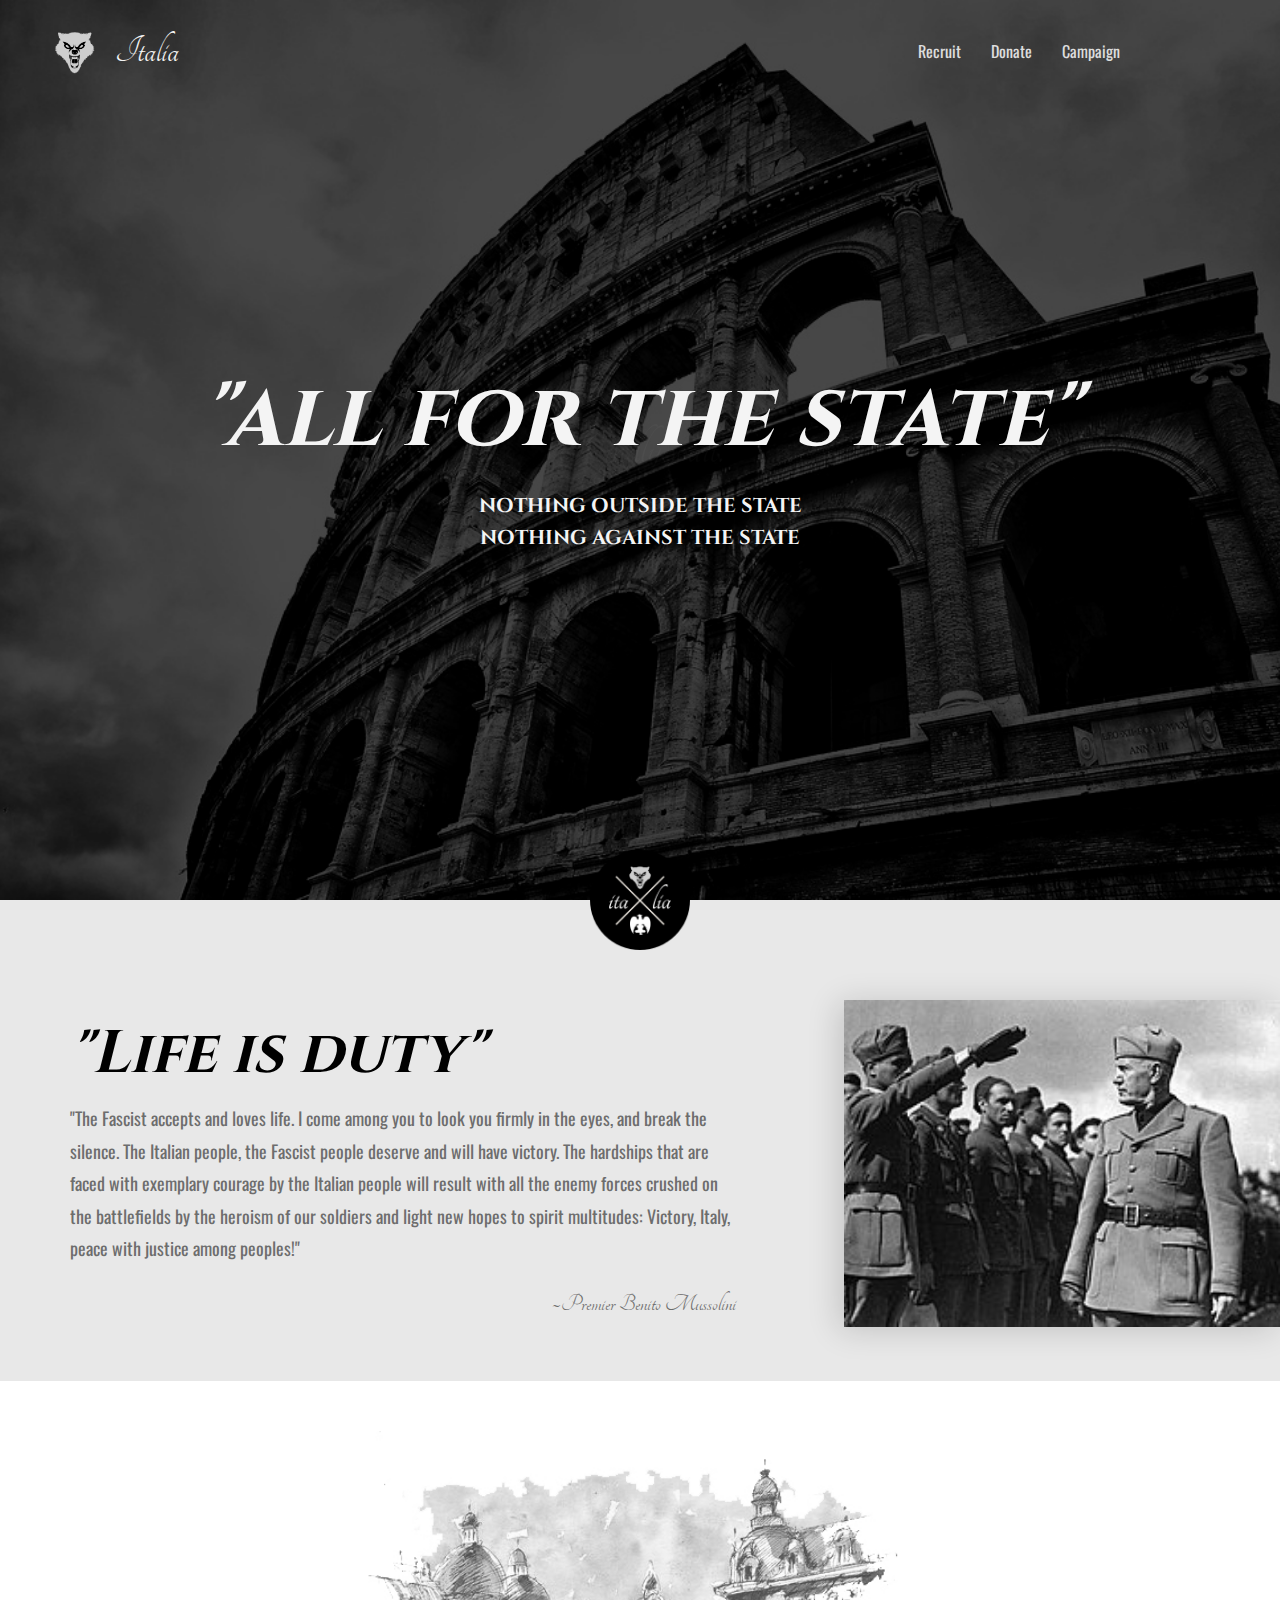
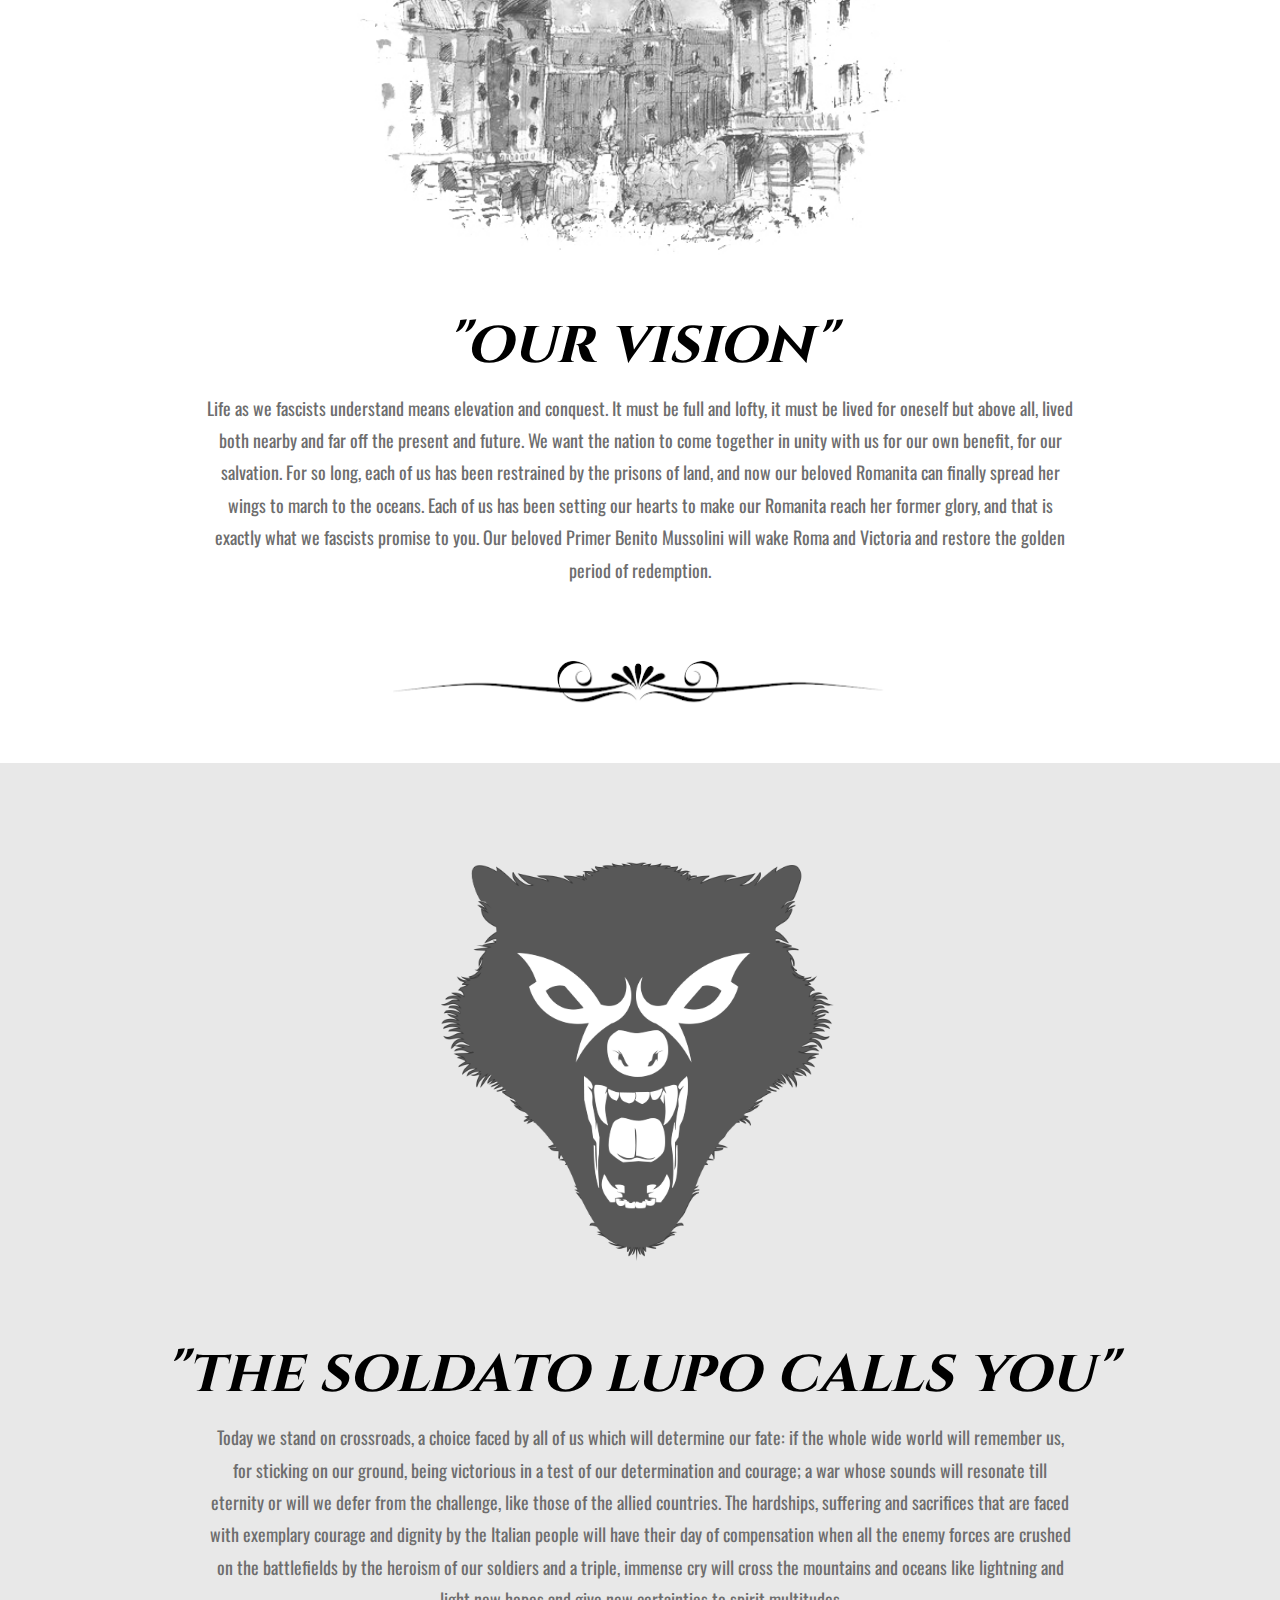
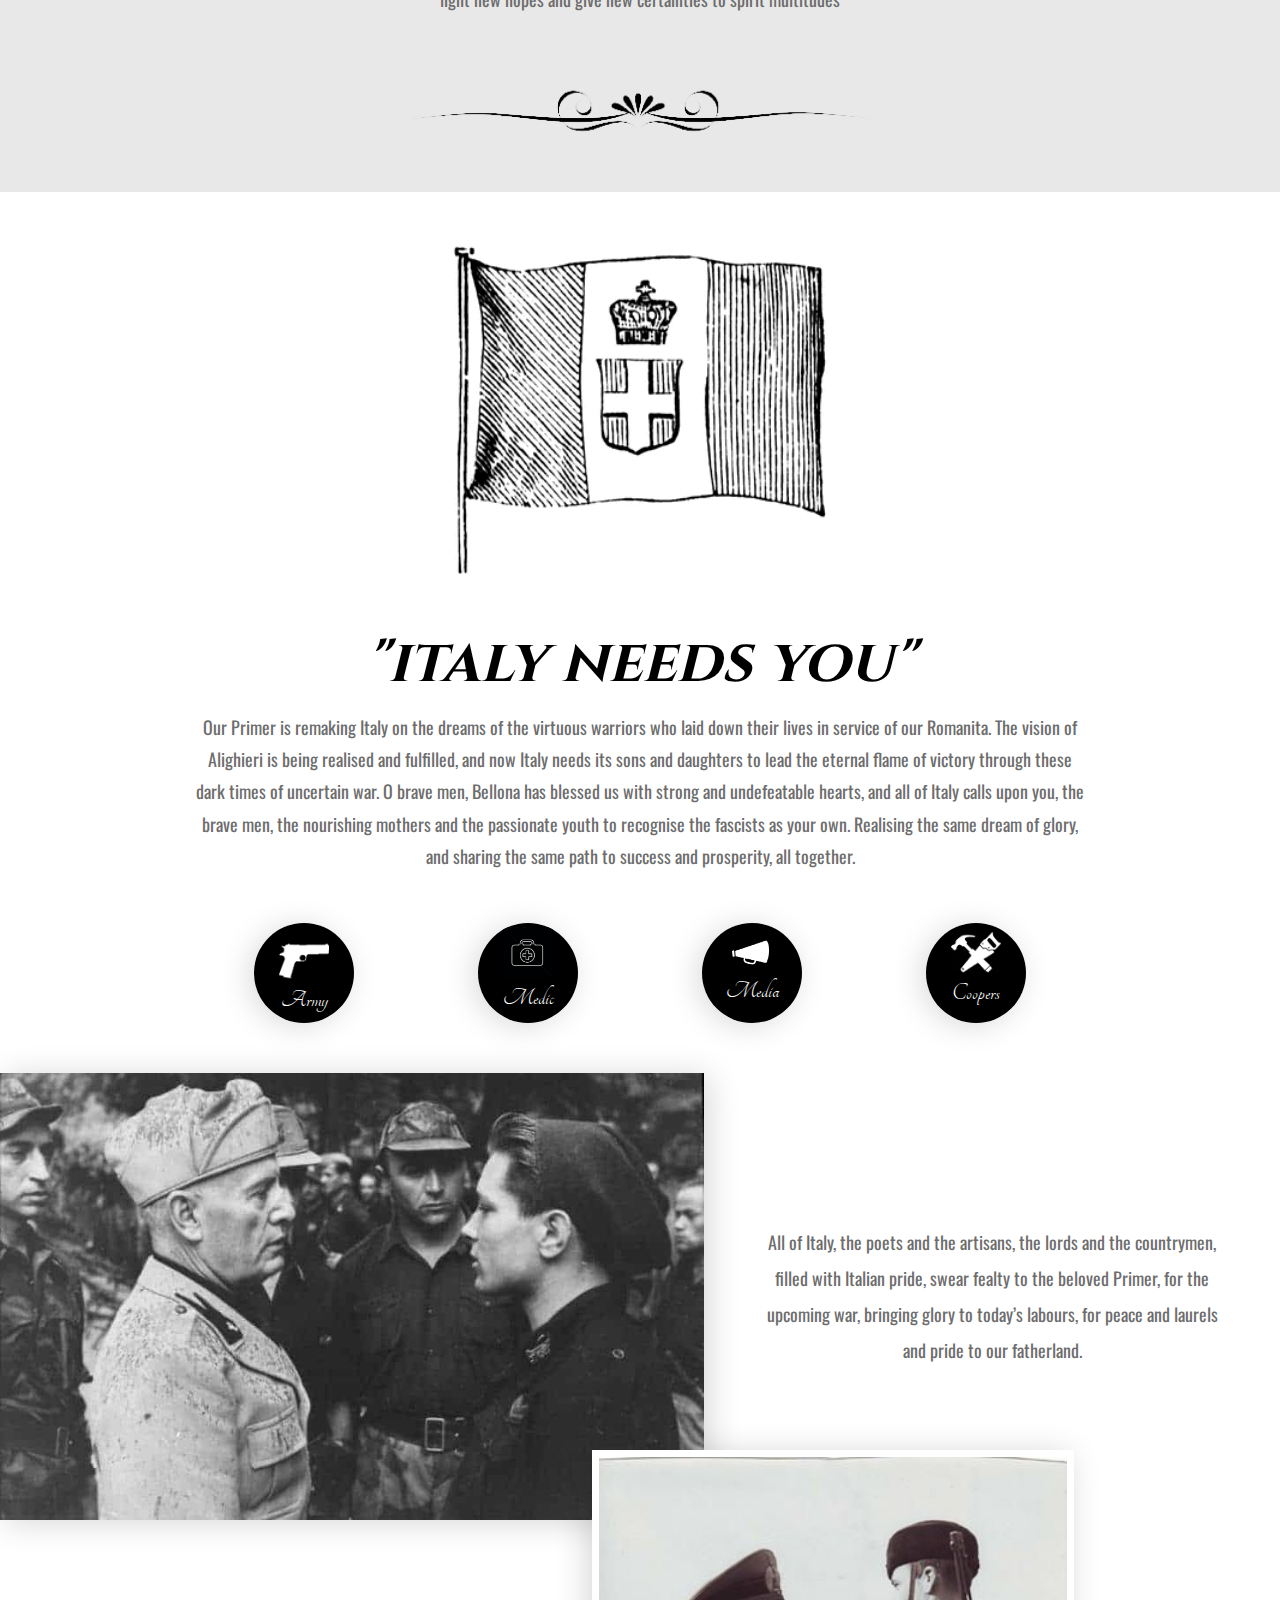
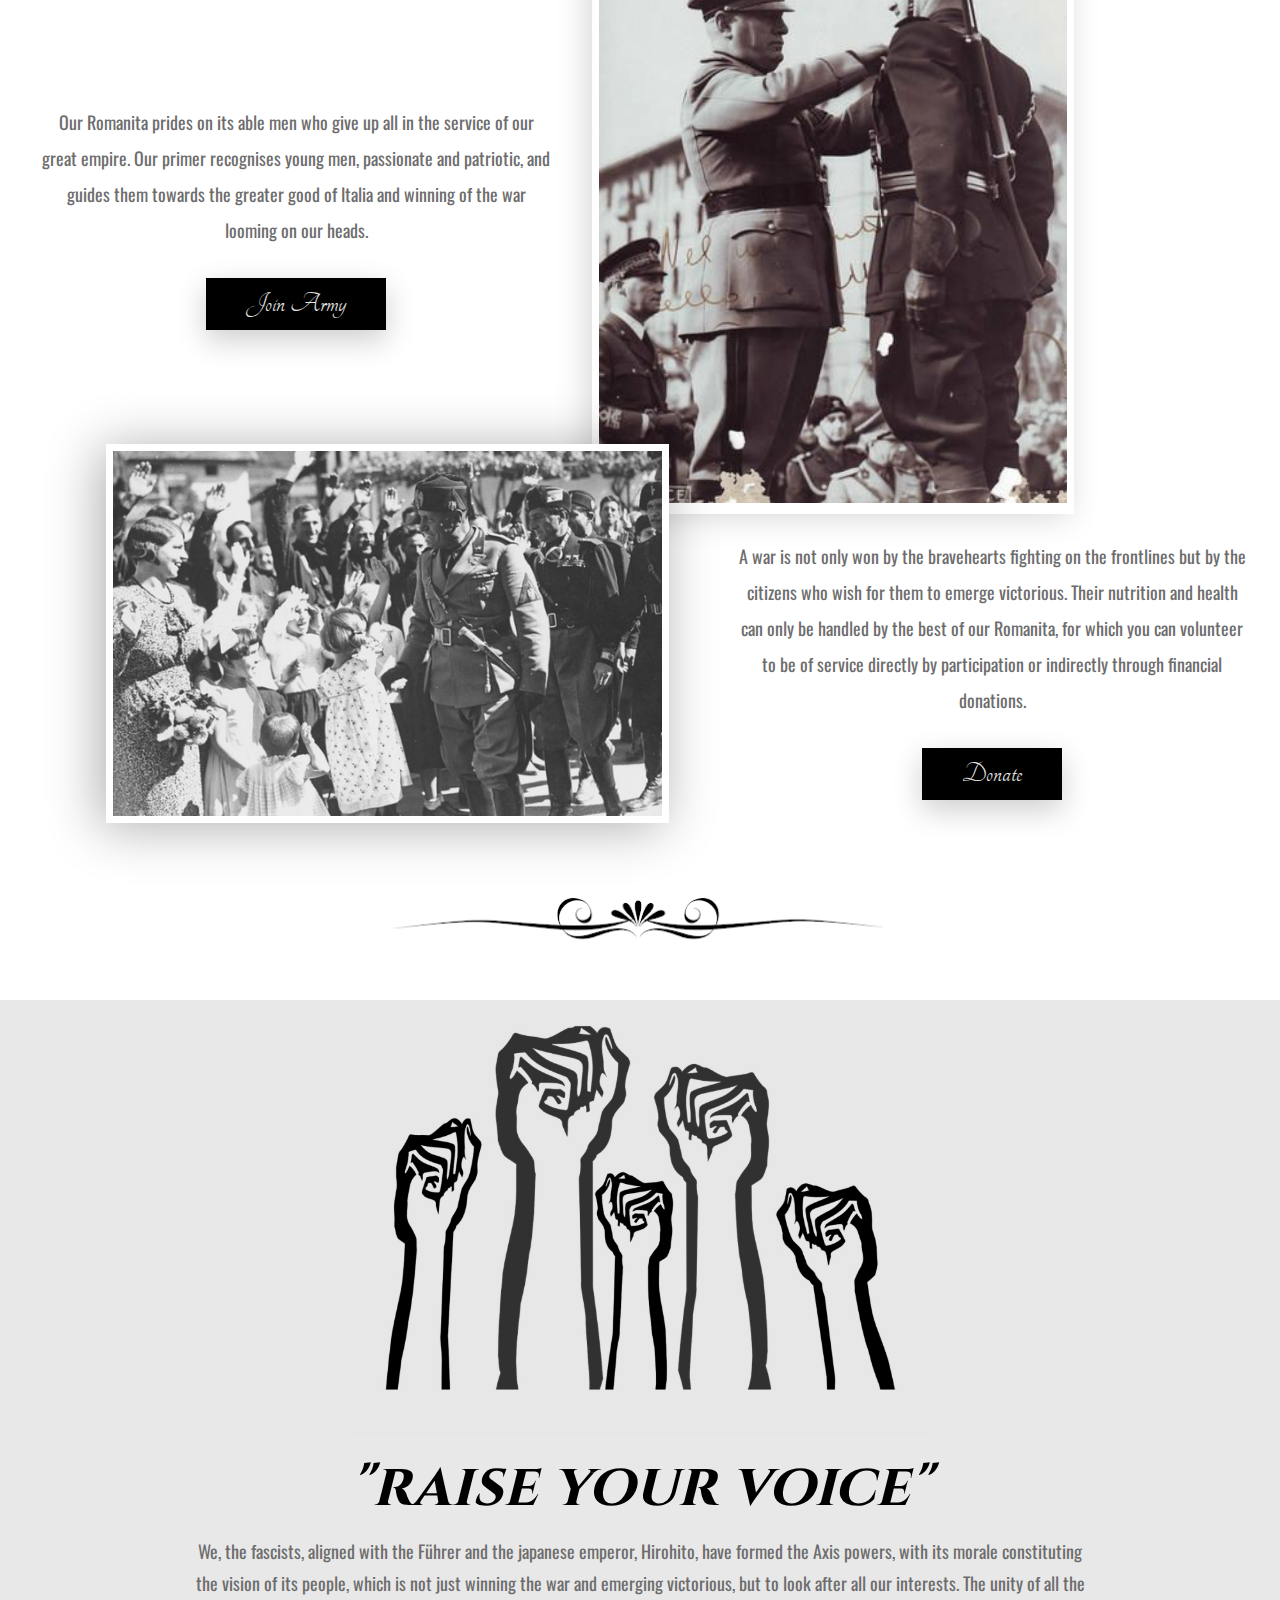
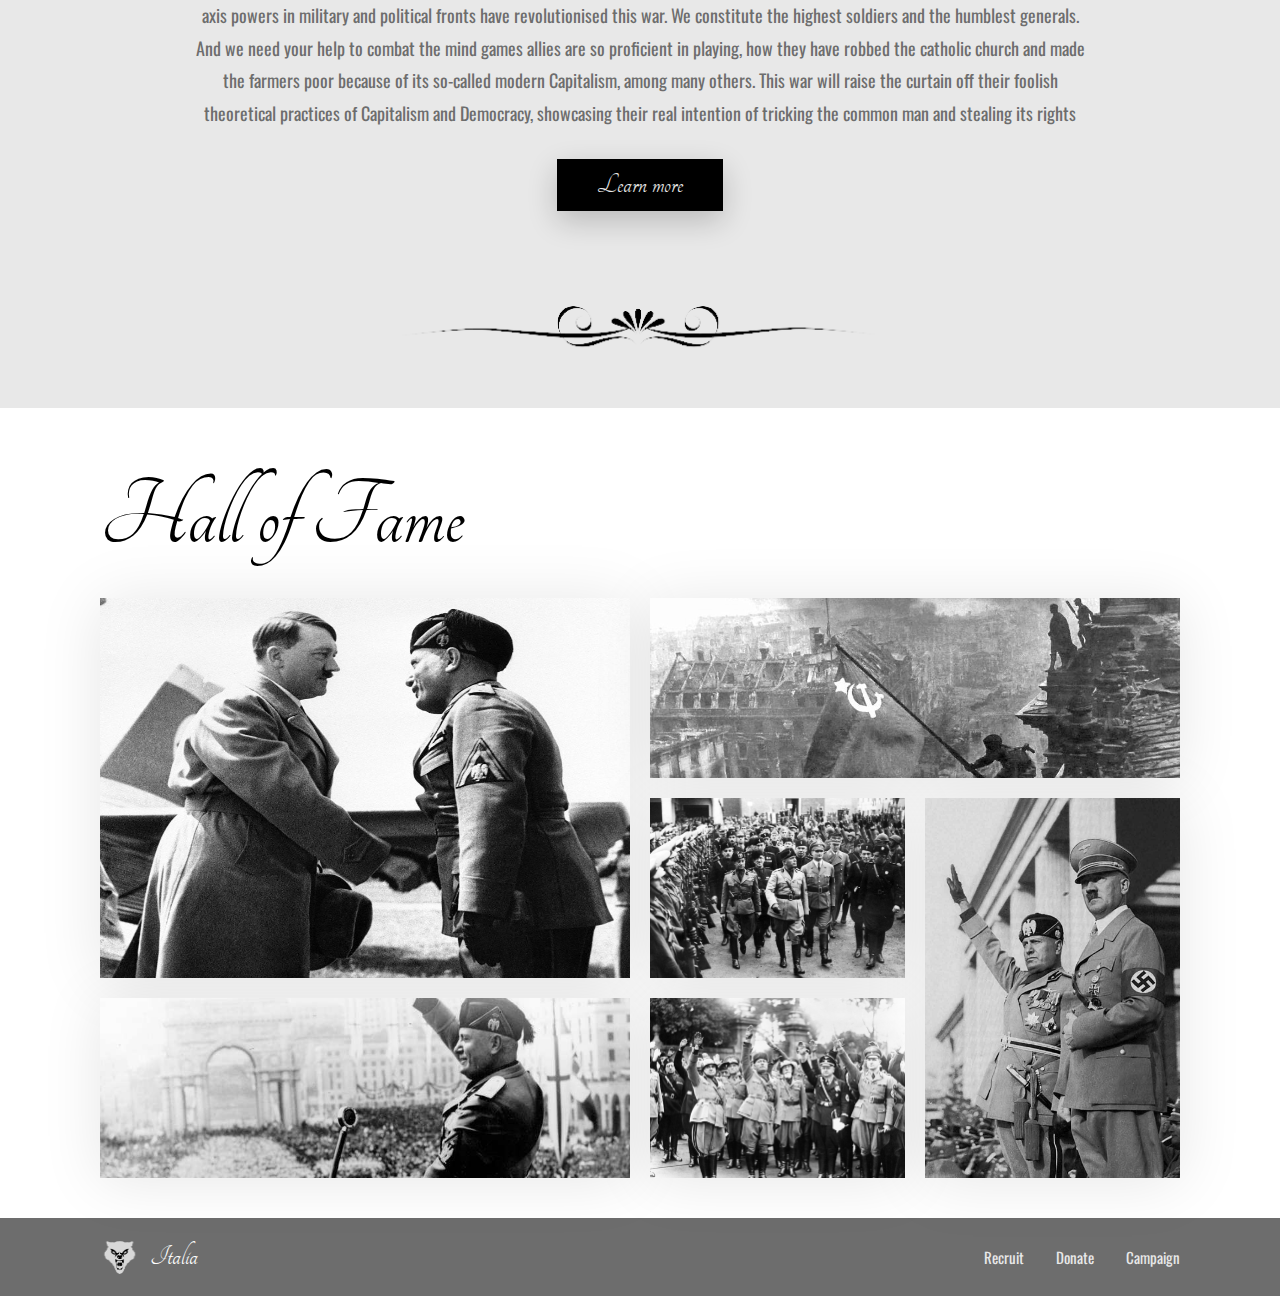
<file: index.html>
<!DOCTYPE html>
<html>
    <head>
        <meta charset="utf-8">
        <meta http-equiv="X-UA-Compatible" content="IE=edge">
        <title>ITALIA</title>
        <meta name="viewport" content="width=device-width, initial-scale=1">
        <link rel="stylesheet" href="css/styles.css">
        <link href="https://fonts.googleapis.com/css2?family=Cinzel&family=Oswald:wght@300;400&family=Tangerine&display=swap" rel="stylesheet">
        <link rel="shortcut icon" href="img/logo white.png">
        <script src="https://ajax.googleapis.com/ajax/libs/jquery/3.5.1/jquery.min.js"></script>
    </head>
    <body>
        <div class="loader-wrapper">
            <div class="loader">
                <div class="loader__text">Kindly wait.</div>
            </div>
        </div>
        <nav class="navbar">
            <a href="index.html">
                <div class="navbar__logo">
                    <img src="img/logo white.png" alt="logo" class="navbar__logo-img">
                    <p href="index.html" class="navbar__logo-text">Italia</p>
                </div>
            </a>
            <div class="navbar__links">
                <a href="recruit.html" class="navbar__link">Recruit</a>
                <a href="donate.html" class="navbar__link">Donate</a>
                <a href="campaign.html" class="navbar__link">Campaign</a>
                <div class="toggleNav"></div>
            </div>
        </nav>
        <div class="navbar-responsive">
            <a href="index.html" class="navbar-responsive__link">Home</a>
            <a href="recruit.html" class="navbar-responsive__link">Recruit</a>
            <a href="campaign.html" class="navbar-responsive__link">Campaign</a>
            <a href="donate.html" class="navbar-responsive__link">Donate</a>
        </div>
        <main class="hero">
            <img src="img/home hero.jpg" alt="hero" class="hero__img">
            <div class="hero__text-wrapper">
                <h1 class="heading-1 heading-1--white heading-1--hero">"all for the state"</h1>
                <p class="hero__text">
                    nothing outside the state
                    <br>
                    nothing against the state
                </p>
            </div>
        <img src="img/circle logo.png" alt="circular logo" class="logo-break">
        </main>
        <section class="speech">
            <div class="speech__text">
                <h1 class="heading-1 heading-1--black">"Life is duty"</h1>
                <p class="speech__paragraph">
                    "The Fascist accepts and loves life. I come among you to look you firmly in the eyes, and break the silence. The Italian people, the Fascist people deserve and will have victory. The hardships that are faced with exemplary courage by the Italian people will result with all the enemy forces crushed on the battlefields by the heroism of our soldiers and light new hopes to spirit multitudes: Victory, Italy, peace with justice among peoples!"
                </p>
                <p class="speech__name">~Premier Benito Mussolini</p>
            </div>
            <div class="speech__img-container">
                <img src="img/accept life.jpg" alt="mussolini" class="speech__img">
            </div>
        </section>
        <section class="vision">
            <img src="img/italy illustration.jpg" alt="italy" class="vision__img mgb-small">
            <div class="vision__text mgb-small">
                <h1 class="heading-1 heading-1--black">"our vision"</h1>
                <p class="vision__paragraph">
                    Life as we fascists understand means elevation and conquest. It must be full and lofty, it must be lived for oneself but above all, lived both nearby and far off the present and future. We want the nation to come together in unity with us for our own benefit, for our salvation. For so long, each of us has been restrained by the prisons of land, and now our beloved Romanita can finally spread her wings to march to the oceans. Each of us has been setting our hearts to make our Romanita reach her former glory, and that is exactly what we fascists promise to you. Our beloved Primer Benito Mussolini will wake Roma and Victoria and restore the golden period of redemption. 
                </p>
            </div>
            <img src="img/line break.png" alt="line break" class="line-break">
        </section>
        <section class="mascot">
            <img src="img/logo.png" alt="soldato lupo" class="mascot__img mgb-small">
            <div class="mascot__text mgb-small">
                <h1 class="heading-1 heading-1--black">"the soldato lupo calls you"</h1>
                <p class="mascot__paragraph">
                    Today we stand on crossroads, a choice faced by all of us which will determine our fate: if the whole wide world will remember us, for sticking on our ground, being victorious in a test of our determination and courage; a war whose sounds will resonate till eternity or will we defer from the challenge, like those of the allied countries. The hardships, suffering and sacrifices that are faced with exemplary courage and dignity by the Italian people will have their day of compensation when all the enemy forces are crushed on the battlefields by the heroism of our soldiers and a triple, immense cry will cross the mountains and oceans like lightning and light new hopes and give new certainties to spirit multitudes
                </p>
            </div>
            <img src="img/line break grey.png" alt="line break" class="line-break">
        </section>
        <section class="support">
            <img src="img/help.gif" alt="italian flag" class="support__img mgb-small">
            <div class="support__text  mgb-medium">
                <h1 class="heading-1 heading-1--black">"italy needs you"</h1>
                <p class="support__paragraph">
                    Our Primer is remaking Italy on the dreams of the virtuous warriors who laid down their lives in service of our Romanita. The vision of Alighieri is being realised and fulfilled, and now Italy needs its sons and daughters to lead the eternal flame of victory through these dark times of uncertain war.  O brave men, Bellona has blessed us with strong and undefeatable hearts, and all of Italy calls upon you, the brave men, the nourishing mothers and the passionate youth to recognise the fascists as your own. Realising the same dream of glory, and sharing the same path to success and prosperity, all together.
                </p>
            </div>
            <div class="icons">
                <div class="icons__icon">
                    <img src="img/gun.jpg" alt="army" class="icons__img modify">
                    <p class="icons__text">Army</p>
                </div>
                <div class="icons__icon">
                    <img src="img/medic.jpg" alt="medic" class="icons__img">
                    <p class="icons__text">Medic</p>
                </div>
                <div class="icons__icon">
                    <img src="img/report.png" alt="reporter" class="icons__img">
                    <p class="icons__text">Media</p>
                </div>
                <div class="icons__icon">
                    <img src="img/cooper.jpg" alt="cooper" class="icons__img">
                    <p class="icons__text">Coopers</p>
                </div>
            </div>
            <div class="loyalty">
                <img src="img/loyalty.jpg" alt="loyalty" class="loyalty__img">
                <p class="loyalty__text">
                    All of Italy, the poets and the artisans, the lords and the countrymen, filled with Italian pride, swear fealty to the beloved Primer, for the upcoming war, bringing glory to today’s labours, for peace and laurels and pride to our fatherland. 
                </p>
            </div>
            <div class="army">
                <div class="army__text">
                    <p class="army__paragraph">
                        Our Romanita prides on its able men who give up all in the service of our great empire. Our primer recognises young men, passionate and patriotic, and guides them towards the greater good of Italia and winning of the war looming on our heads. 
                    </p>
                    <a href="recruit.html" class="btn-black">Join Army</a>
                </div>
                <div class="army__space">
                    <div class="army__img-container">
                        <img src="img/army.jpg" alt="army" class="army__img">
                    </div>
                </div>
            </div>
            <div class="donate mgb-small">
                <div class="donate__space">
                    <div class="donate__img-container">
                        <img src="img/donate.jpg" alt="donate" class="donate__img">
                    </div>
                </div>
                <div class="donate__text">
                    <p class="donate__paragraph">
                        A war is not only won by the bravehearts fighting on the frontlines but by the citizens who wish for them to emerge victorious. Their nutrition and health can only be handled by the best of our Romanita, for which you can volunteer to be of service directly by participation or indirectly through financial donations.
                    </p>
                    <a href="donate.html" class="btn-black">Donate</a>
                </div>
            </div>
            <img src="img/line break.png" alt="line break" class="line-break">
        </section>
        <section class="protest mgb-small">
            <img src="img/protest.jpg" alt="protest" class="protest__img">
            <div class="protest__text mgb-medium">
                <h1 class="heading-1 heading-1--black">"raise your voice"</h1>
                <p class="protest__paragraph">
                    We, the fascists, aligned with the Führer and the japanese emperor, Hirohito, have formed the Axis powers, with its morale constituting the vision of its people, which is not just winning the war and emerging victorious, but to look after all our interests. The unity of all the axis powers in military and political fronts have revolutionised this war. We constitute the highest soldiers and the humblest generals. And we need your help to combat the mind games allies are so proficient in playing, how they have robbed the catholic church and made the farmers poor because of its so-called modern Capitalism, among many others. This war will raise the curtain off their foolish theoretical practices of Capitalism and Democracy, showcasing their real intention of tricking the common man and stealing its rights
                </p>
                <a href="campaign.html" class="btn-black">Learn more</a>
            </div>
            <img src="img/line break grey.png" alt="line break" class="line-break">
        </section>
        <section class="hall-of-fame">
            <h2 class="heading-2">Hall of Fame</h2>
            <div class="grid">
                <img src="img/hall of fame 2.jpg" alt="pic" class="grid__img grid__img--1">
                <img src="img/hall of fame 4.jpg" alt="pic" class="grid__img grid__img--2">
                <img src="img/hall of fame 6.jpg" alt="pic" class="grid__img grid__img--3">
                <img src="img/hall of fame 5.jpg" alt="pic" class="grid__img grid__img--4">
                <img src="img/hall of fame 8.jpg" alt="pic" class="grid__img grid__img--5">
                <img src="img/hall of fame 9.jpg" alt="pic" class="grid__img grid__img--6">
            </div>
        </section>
        <footer class="footer">
            <div class="footer__logo">
                <img src="img/logo white.png" alt="logo" class="footer__logo--img">
                <p class="footer__logo--text">Italia</p>
            </div>
            <div class="footer__nav">
                <a href="recruit.html" class="footer__link">Recruit</a>
                <a href="donate.html" class="footer__link">Donate</a>
                <a href="campaign.html" class="footer__link">Campaign</a>
            </div>
        </footer>
        <script src="js/app.js"></script>
    </body>
</html>
</file>
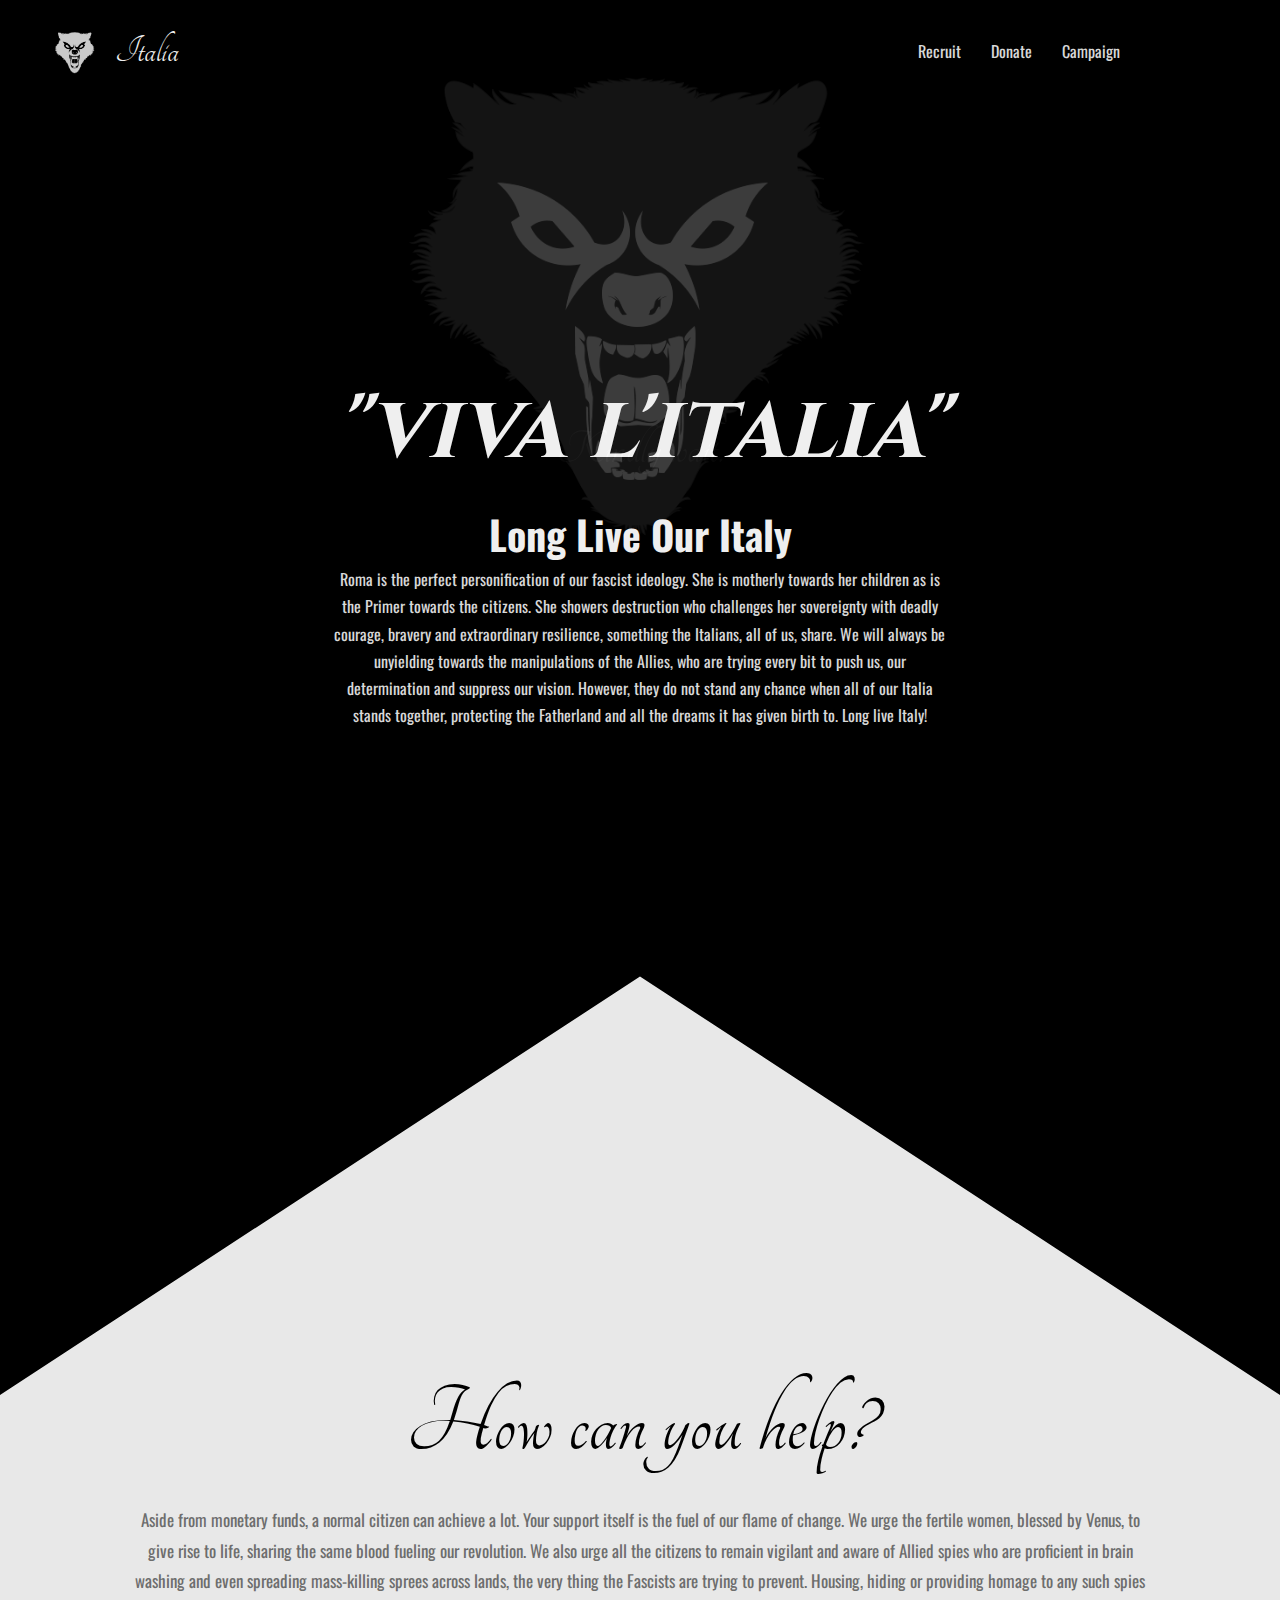
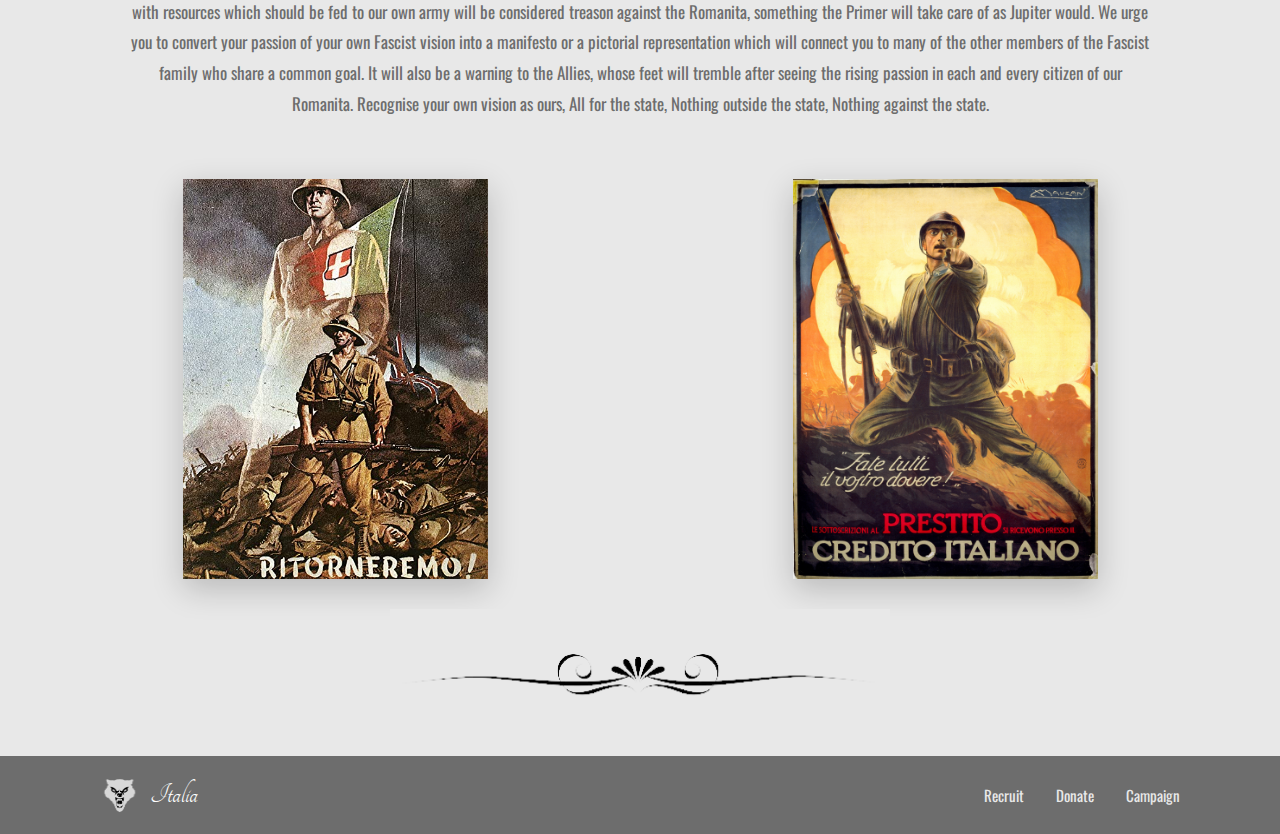
<file: campaign.html>
<!DOCTYPE html>
<html>
    <head>
        <meta charset="utf-8">
        <meta http-equiv="X-UA-Compatible" content="IE=edge">
        <title>ITALIA | Campaign </title>
        <meta name="viewport" content="width=device-width, initial-scale=1">
        <link rel="stylesheet" href="css/styles.css">
        <link href="https://fonts.googleapis.com/css2?family=Cinzel&family=Oswald:wght@300;400&family=Tangerine&display=swap" rel="stylesheet">
        <link rel="shortcut icon" href="img/logo white.png">
        <script src="https://ajax.googleapis.com/ajax/libs/jquery/3.5.1/jquery.min.js"></script>
    </head>
    <body class="campaign-body">
        <div class="loader-wrapper">
            <div class="loader">
                <div class="loader__text">Kindly wait.</div>
            </div>
        </div>
        <nav class="navbar">
            <a href="index.html">
                <div class="navbar__logo">
                    <img src="img/logo white.png" alt="logo" class="navbar__logo-img">
                    <p href="index.html" class="navbar__logo-text">Italia</p>
                </div>
            </a>
            <div class="navbar__links">
                <a href="recruit.html" class="navbar__link">Recruit</a>
                <a href="donate.html" class="navbar__link">Donate</a>
                <a href="campaign.html" class="navbar__link">Campaign</a>
                <div class="toggleNav"></div>
            </div>
        </nav>
        <div class="navbar-responsive">
            <a href="index.html" class="navbar-responsive__link">Home</a>
            <a href="recruit.html" class="navbar-responsive__link">Recruit</a>
            <a href="campaign.html" class="navbar-responsive__link">Campaign</a>
            <a href="donate.html" class="navbar-responsive__link">Donate</a>
        </div>
        <main class="campaign-hero">
            <div class="campaign-hero__img-container">
                <img src="img/logo.png" alt="soldato lupo" class="campaign-hero__img">
            </div>
            <div class="campaign-hero__text">
                <h1 class="heading-1 heading-1--white heading-1--hero">"viva l'italia"</h1>
                <h3 class="heading-3">Long live our italy</h3>
                <p class="campaign-hero__paragraph">
                    Roma is the perfect personification of our fascist ideology. She is motherly towards her children as is the Primer towards the citizens. She showers destruction who challenges her sovereignty with deadly courage, bravery and extraordinary resilience, something the Italians, all of us, share. We will always be unyielding towards the manipulations of the Allies, who are trying every bit to push us, our determination and suppress our vision. However, they do not stand any chance when all of our Italia stands together, protecting the Fatherland and all the dreams it has given birth to. Long live Italy!
                </p>
            </div>
        </main>
        <section class="help">
            <h2 class="heading-2">How can you help?</h2>
            <p class="help__text">
                Aside from monetary funds, a normal citizen can achieve a lot. Your support itself is the fuel of our flame of change. We urge the fertile women, blessed by Venus, to give rise to life, sharing the same blood fueling our revolution. We also urge all the citizens to remain vigilant and aware of Allied spies who are proficient in brain washing and even spreading mass-killing sprees across lands, the very thing the Fascists are trying to prevent. Housing, hiding or providing homage to any such spies with resources which should be fed to our own army will be considered treason against the Romanita, something the Primer will take care of as Jupiter would. We urge you to convert your passion of your own Fascist vision into a manifesto or a pictorial representation which will connect you to many of the other members of the Fascist family who share a common goal. It will also be a warning to the Allies, whose feet will tremble after seeing the rising passion in each and every citizen of our Romanita. Recognise your own vision as ours, All for the state, Nothing outside the state, Nothing against the state. 
            </p>
            <div class="help__img-container">
                <img src="img/poster 1.jpg" alt="poster" class="help__img">
                <img src="img/poster 2.jpg" alt="poster" class="help__img">
            </div>
            <img src="img/line break grey.png" alt="line break" class="line-break">
        </section>
        <footer class="footer">
            <div class="footer__logo">
                <img src="img/logo white.png" alt="logo" class="footer__logo--img">
                <p class="footer__logo--text">Italia</p>
            </div>
            <div class="footer__nav">
                <a href="recruit.html" class="footer__link">Recruit</a>
                <a href="donate.html" class="footer__link">Donate</a>
                <a href="campaign.html" class="footer__link">Campaign</a>
            </div>
        </footer>
        <script src="js/app.js"></script>
    </body>
</html>
</file>
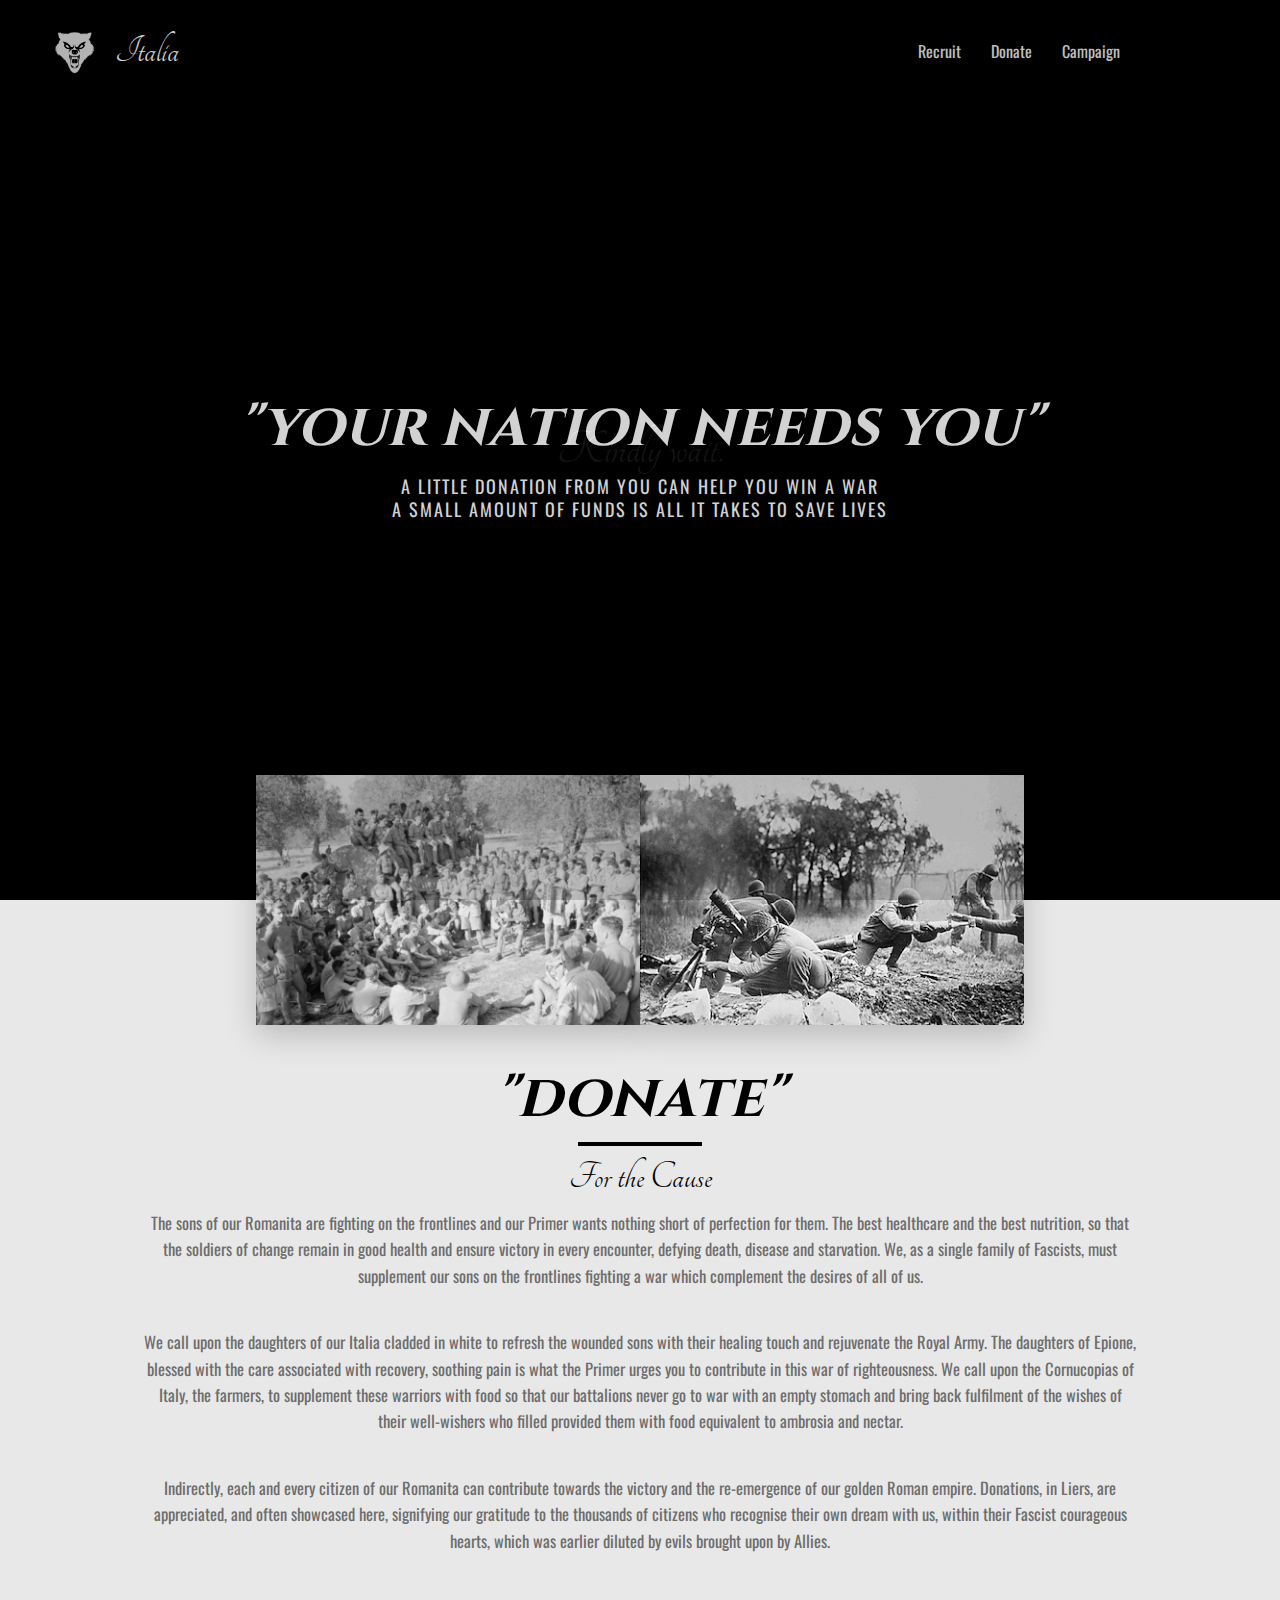
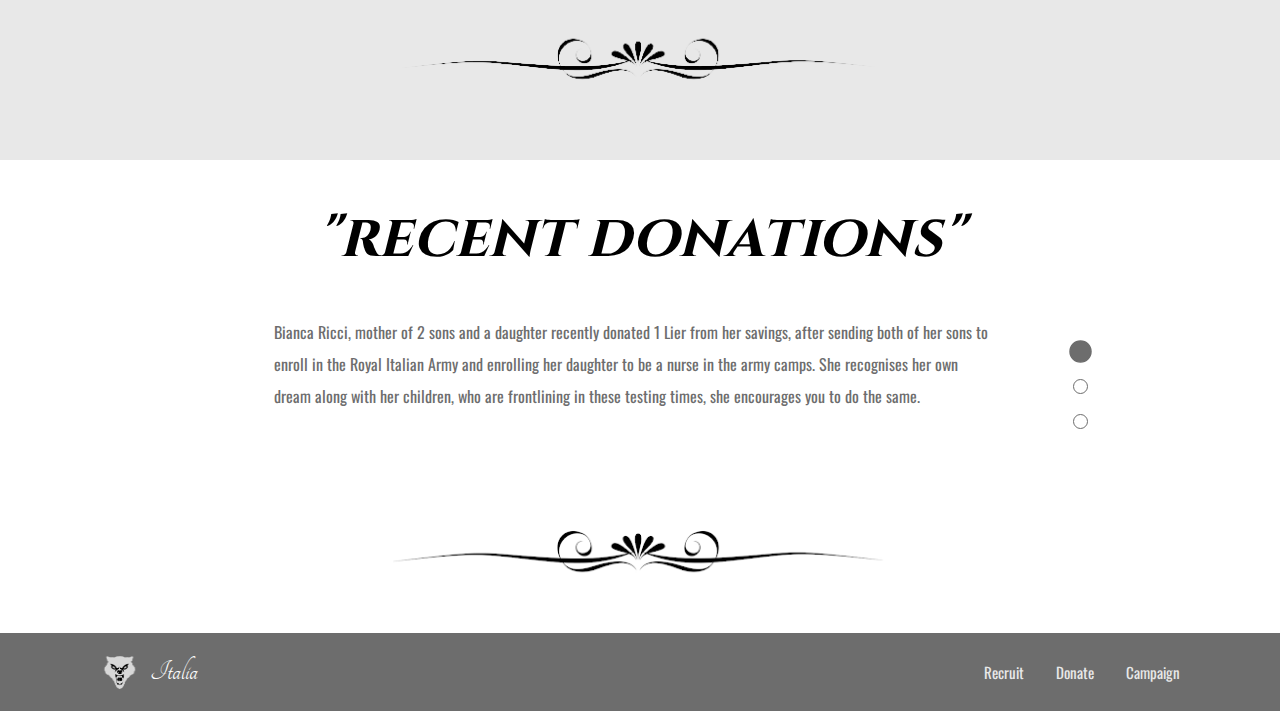
<file: donate.html>
<!DOCTYPE html>
<html>
    <head>
        <meta charset="utf-8">
        <meta http-equiv="X-UA-Compatible" content="IE=edge">
        <title>ITALIA | Donate </title>
        <meta name="viewport" content="width=device-width, initial-scale=1">
        <link rel="stylesheet" href="css/styles.css">
        <link href="https://fonts.googleapis.com/css2?family=Cinzel&family=Oswald:wght@300;400&family=Tangerine&display=swap" rel="stylesheet">
        <link rel="shortcut icon" href="img/logo white.png">
        <script src="https://ajax.googleapis.com/ajax/libs/jquery/3.5.1/jquery.min.js"></script>
    </head>
    <body>
        <div class="loader-wrapper">
            <div class="loader">
                <div class="loader__text">Kindly wait.</div>
            </div>
        </div>
        <nav class="navbar">
            <a href="index.html">
                <div class="navbar__logo">
                    <img src="img/logo white.png" alt="logo" class="navbar__logo-img">
                    <p href="index.html" class="navbar__logo-text">Italia</p>
                </div>
            </a>
            <div class="navbar__links">
                <a href="recruit.html" class="navbar__link">Recruit</a>
                <a href="donate.html" class="navbar__link">Donate</a>
                <a href="campaign.html" class="navbar__link">Campaign</a>
                <div class="toggleNav"></div>
            </div>
        </nav>
        <div class="navbar-responsive">
            <a href="index.html" class="navbar-responsive__link">Home</a>
            <a href="recruit.html" class="navbar-responsive__link">Recruit</a>
            <a href="campaign.html" class="navbar-responsive__link">Campaign</a>
            <a href="donate.html" class="navbar-responsive__link">Donate</a>
        </div>
        <main class="donate-hero">
            <div class="donate-hero__text">
                <h1 class="heading-1 heading-1--white">"your nation needs you"</h1>
                <p class="donate-hero__subhead">
                    a little donation from you can help you win a war
                    <br>
                    a small amount of funds is all it takes to save lives
                </p>
            </div>
            <div class="donate-hero__images">
                <img src="img/donate 1.jpg" alt="donate" class="donate-hero__img">
                <img src="img/donate 2.gif" alt="donate" class="donate-hero__img">
            </div>
        </main>
        <section class="donate-details mgb-small">
            <h1 class="heading-1 heading-1--black">"donate"</h1>
            <h2 class="heading-2">For the Cause</h2>
            <p class="donate-details__text">
                The sons of our Romanita are fighting on the frontlines and our Primer wants nothing short of perfection for them. The best healthcare and the best nutrition, so that the soldiers of change remain in good health and ensure victory in every encounter, defying death, disease and starvation. We, as a single family of Fascists, must supplement our sons on the frontlines fighting a war which complement the desires of all of us. 
            </p>
            <p class="donate-details__text">
                We call upon the daughters of our Italia cladded in white to refresh the wounded sons with their healing touch and rejuvenate the Royal Army. The daughters of Epione, blessed with the care associated with recovery, soothing pain is what the Primer urges you to contribute in this war of righteousness. We call upon the Cornucopias of Italy, the farmers, to supplement these warriors with food so that our battalions never go to war with an empty stomach and bring back fulfilment of the wishes of their well-wishers who filled provided them with food equivalent to ambrosia and nectar. 
            </p>
            <p class="donate-details__text">
                Indirectly, each and every citizen of our Romanita can contribute towards the victory and the re-emergence of our golden Roman empire. Donations, in Liers, are appreciated, and often showcased here, signifying our gratitude to the thousands of citizens who recognise their own dream with us, within their Fascist courageous hearts, which was earlier diluted by evils brought upon by Allies. 
            </p>
            <img src="img/line break grey.png" alt="line break" class="line-break">
        </section>
        <section class="recent">
            <h1 class="heading-1 heading-1--black mgb-small">"recent donations"</h1>
            <div class="donations">
                <div class="donation">
                    <div class="donation__text">
                        <p class="donation__paragraph current" id="donation1">
                            Bianca Ricci, mother of 2 sons and a daughter recently donated 1 Lier from her savings, after sending both of her sons to enroll in the Royal Italian Army and enrolling her daughter to be a nurse in the army camps. She recognises her own dream along with her children, who are frontlining in these testing times, she encourages you to do the same. 
                        </p>
                        <p class="donation__paragraph" id="donation2">
                            Lorenzo Esposito, aged 32, is a farmer owning a farm after his father’s death in the frontlines due to untreated illness. He recently donated 0.5 Liers so that no one else faces the same painful fate as his father and regularly supplies fresh fruits, vegetables and grains for nutrition. He urges all the fellow members of the Fascist family to do the same for their sisters and brothers in arms. 
                        </p>
                        <p class="donation__paragraph" id="donation3">
                            Carina and Matteo Romano (aged 16yrs, 17yrs) recently signed up for the army and the media after donating 2 Liers, after their parents died in a bombing in Naples done by the cruel Allies. There are several children like them who are orphaned every second due the ruthless and merciless thoughts of the Allies, who care nothing other than personal selfish goals, and are a hindrance to the fulfilment of the dreams of our Romanita. 
                        </p>
                    </div>
                    <div class="donation__nav">
                        <div class="donation__circle selected" id="c1"></div>
                        <div class="donation__circle" id="c2"></div>
                        <div class="donation__circle" id="c3"></div>
                    </div>
                </div>
            </div>
            <img src="img/line break.png" alt="line break" class="line-break">
        </section>
        <footer class="footer">
            <div class="footer__logo">
                <img src="img/logo white.png" alt="logo" class="footer__logo--img">
                <p class="footer__logo--text">Italia</p>
            </div>
            <div class="footer__nav">
                <a href="recruit.html" class="footer__link">Recruit</a>
                <a href="donate.html" class="footer__link">Donate</a>
                <a href="campaign.html" class="footer__link">Campaign</a>
            </div>
        </footer>
        <script src="js/app.js"></script>
        <script src="js/donations.js"></script>
    </body>
</html>
</file>
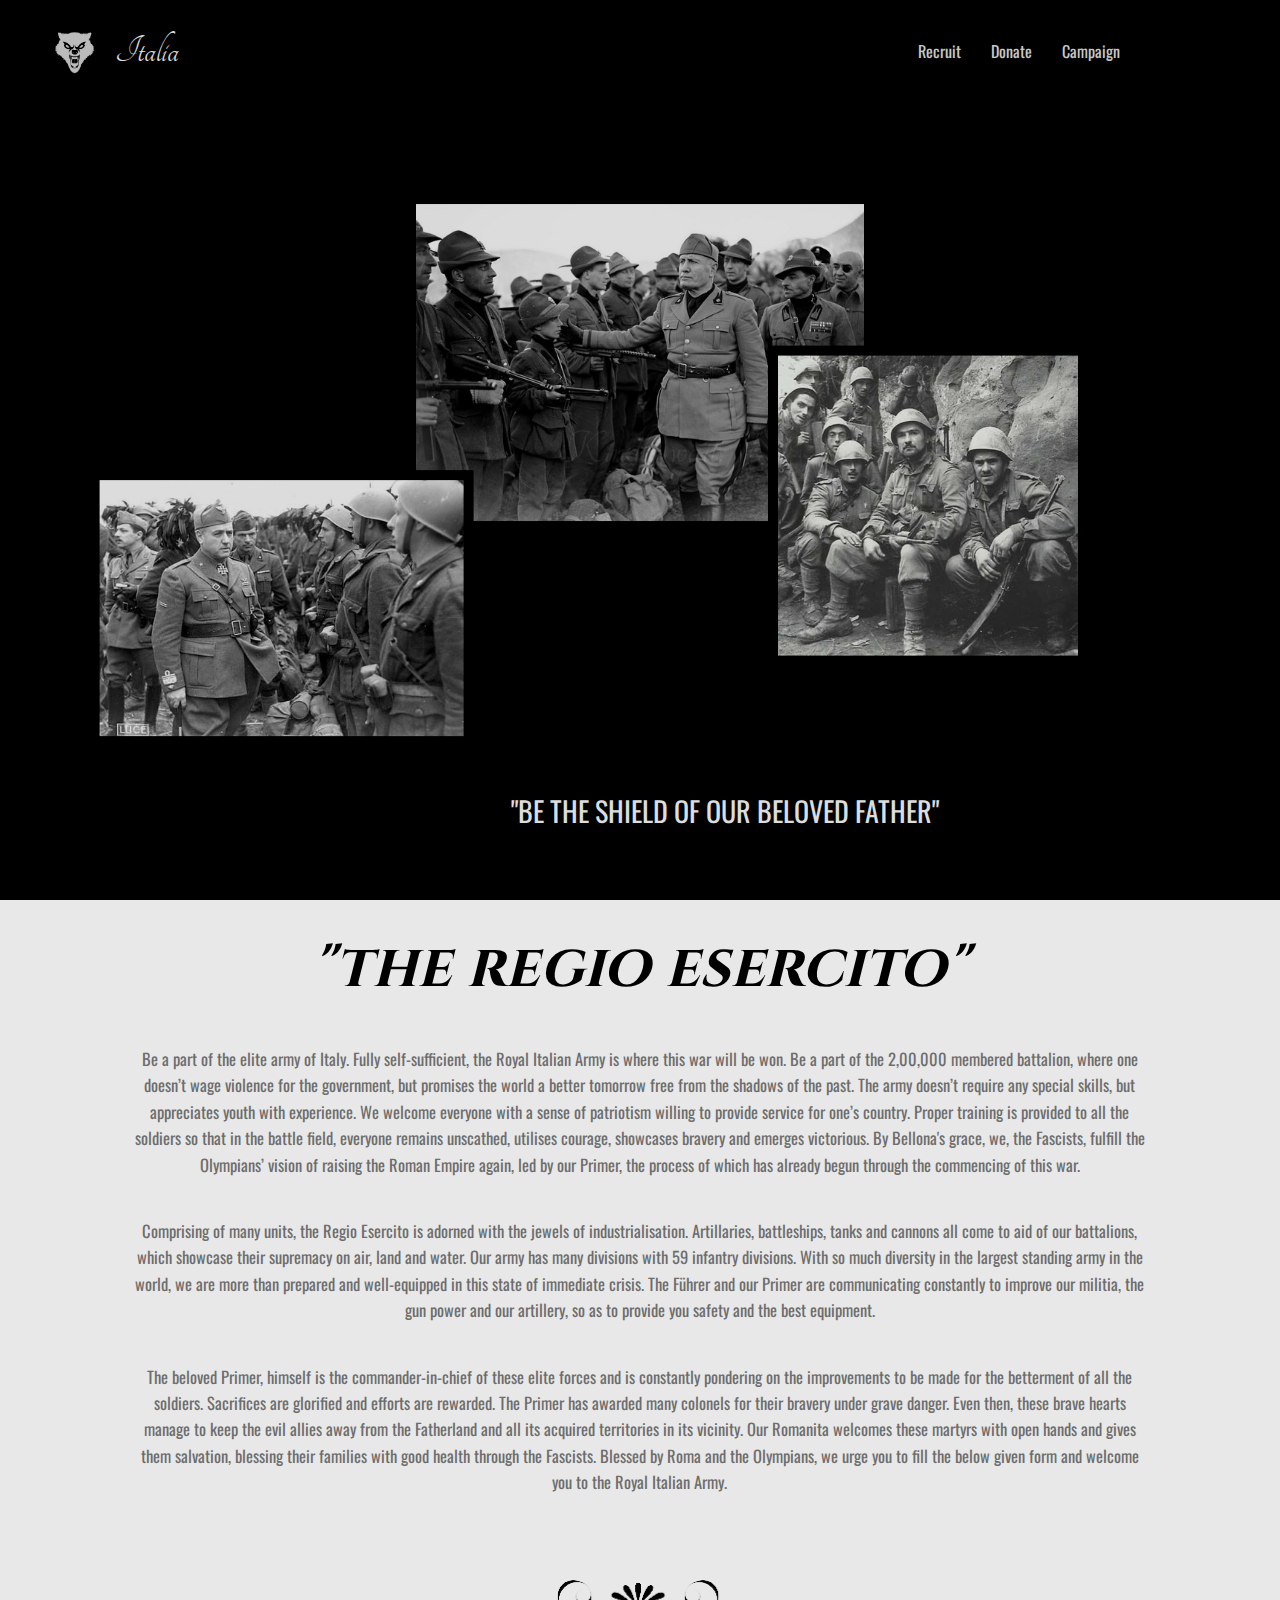
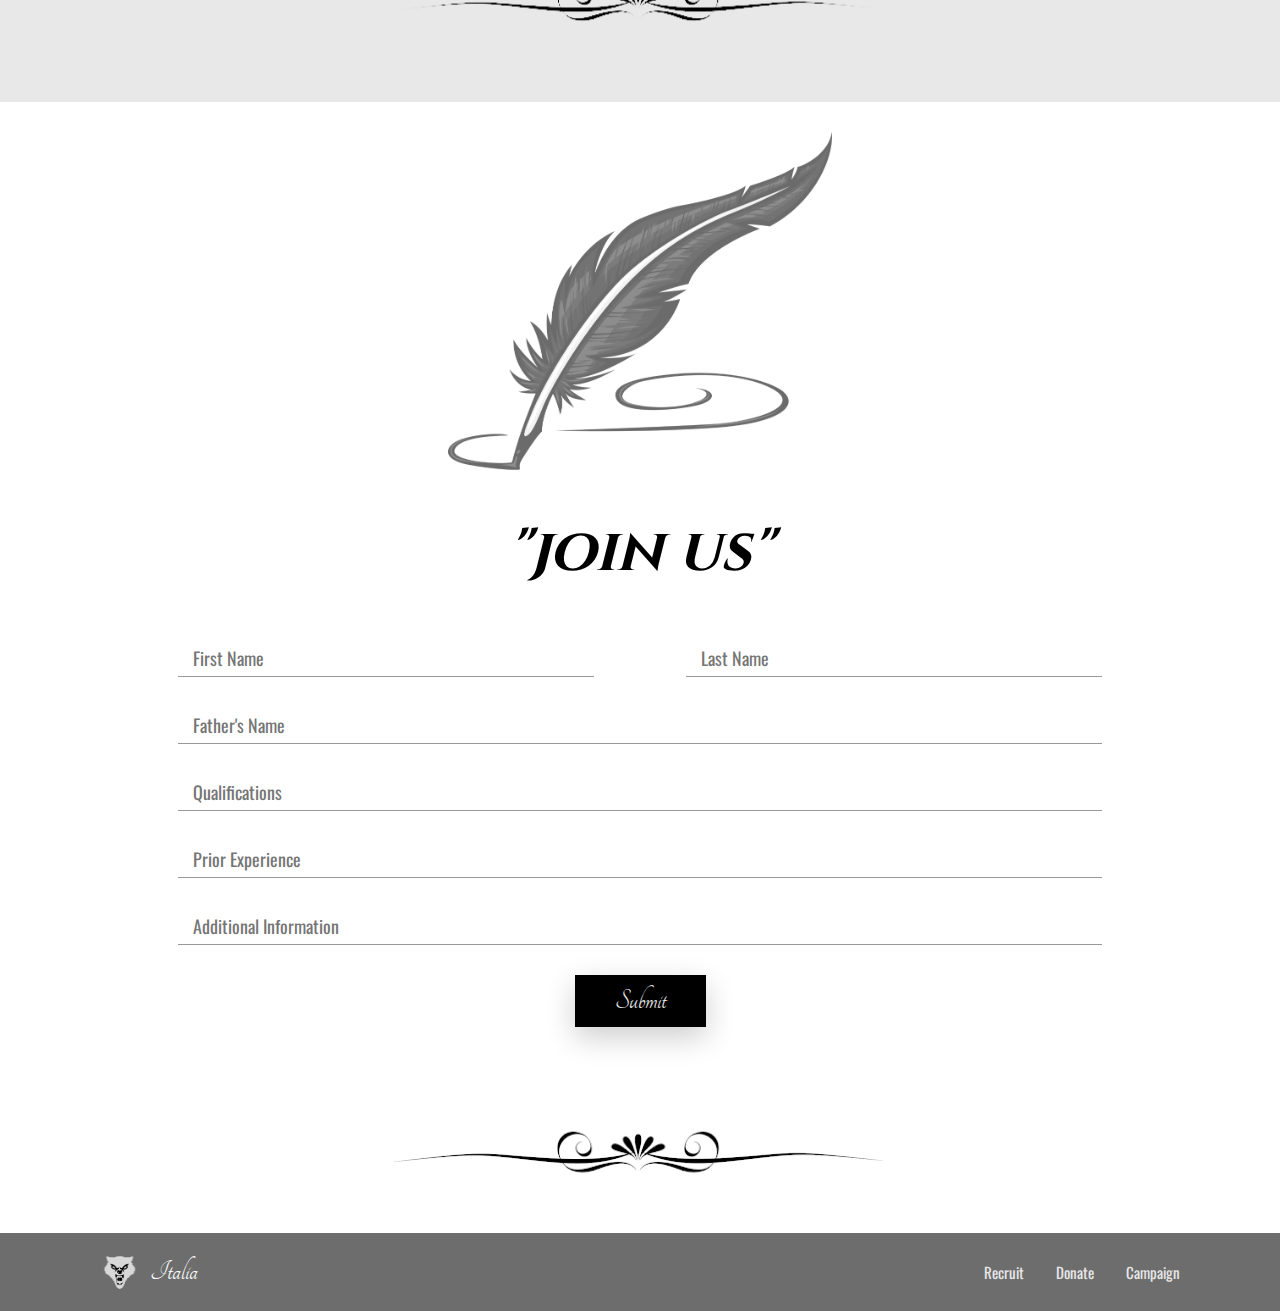
<file: recruit.html>
<!DOCTYPE html>
<html>
    <head>
        <meta charset="utf-8">
        <meta http-equiv="X-UA-Compatible" content="IE=edge">
        <title>ITALIA | Recruit </title>
        <meta name="viewport" content="width=device-width, initial-scale=1">
        <link rel="stylesheet" href="css/styles.css">
        <link href="https://fonts.googleapis.com/css2?family=Cinzel&family=Oswald:wght@300;400&family=Tangerine&display=swap" rel="stylesheet">
        <link rel="shortcut icon" href="img/logo white.png">
        <script src="https://ajax.googleapis.com/ajax/libs/jquery/3.5.1/jquery.min.js"></script>
    </head>
    <body>
        <div class="loader-wrapper">
            <div class="loader">
                <div class="loader__text">Kindly wait.</div>
            </div>
        </div>
        <nav class="navbar">
            <a href="index.html">
                <div class="navbar__logo">
                    <img src="img/logo white.png" alt="logo" class="navbar__logo-img">
                    <p href="index.html" class="navbar__logo-text">Italia</p>
                </div>
            </a>
            <div class="navbar__links">
                <a href="recruit.html" class="navbar__link">Recruit</a>
                <a href="donate.html" class="navbar__link">Donate</a>
                <a href="campaign.html" class="navbar__link">Campaign</a>
                <div class="toggleNav"></div>
            </div>
        </nav>
        <div class="navbar-responsive">
            <a href="index.html" class="navbar-responsive__link">Home</a>
            <a href="recruit.html" class="navbar-responsive__link">Recruit</a>
            <a href="campaign.html" class="navbar-responsive__link">Campaign</a>
            <a href="donate.html" class="navbar-responsive__link">Donate</a>
        </div>
        <main class="recruit-hero">
            <img src="img/recruit.jpg" alt="recruit" class="recruit-hero__img recruit-hero__img--1">
            <div class="recruit-hero__img-container recruit-hero__img-container--1">
                <img src="img/recruit 2.jpg" alt="recruit" class="recruit-hero__img recruit-hero__img--2">
            </div>
            <div class="recruit-hero__img-container recruit-hero__img-container--2">
                <img src="img/recruit 3.jpg" alt="recruit" class="recruit-hero__img recruit-hero__img--3">
            </div>
            <p class="recruit-hero__text">"be the shield of our beloved father"</p>
        </main>
        <section class="army-details mgb-small">
            <h1 class="heading-1 heading-1--black mgb-small">"the regio esercito"</h1>
            <p class="army-details__text">
                Be a part of the elite army of Italy. Fully self-sufficient, the Royal Italian Army is where this war will be won. Be a part of the 2,00,000 membered battalion, where one doesn’t wage violence for the government, but promises the world a better tomorrow free from the shadows of the past. The army doesn’t require any special skills, but appreciates youth with experience. We welcome everyone with a sense of patriotism willing to provide service for one’s country. Proper training is provided to all the soldiers so that in the battle field, everyone remains unscathed, utilises courage, showcases bravery and emerges victorious. By Bellona's grace, we, the Fascists, fulfill the Olympians’ vision of raising the Roman Empire again, led by our Primer, the process of which has already begun through the commencing of this war.  
            </p>
            <p class="army-details__text">
                Comprising of many units, the Regio Esercito is adorned with the jewels of industrialisation. Artillaries, battleships, tanks and cannons all come to aid of our battalions, which showcase their supremacy on air, land and water. Our army has many divisions with 59 infantry divisions. With so much diversity in the largest standing army in the world, we are more than prepared and well-equipped in this state of immediate crisis. The Führer and our Primer are communicating constantly to improve our militia, the gun power and our artillery, so as to provide you safety and the best equipment. 
            </p>
            <p class="army-details__text">
                The beloved Primer, himself is the commander-in-chief of these elite forces and is constantly pondering on the improvements to be made for the betterment of all the soldiers. Sacrifices are glorified and efforts are rewarded. The Primer has awarded many colonels for their bravery under grave danger. Even then, these brave hearts manage to keep the evil allies away from the Fatherland and all its acquired territories in its vicinity. Our Romanita welcomes these martyrs with open hands and gives them salvation, blessing their families with good health through the Fascists. Blessed by Roma and the Olympians, we urge you to fill the below given form and welcome you to the Royal Italian Army.
            </p>
            <img src="img/line break grey.png" alt="line-break" class="line-break">
        </section>
        <section class="join">
            <div class="join__head">
                <img src="img/quill.png" alt="quill" class="join__img mgb-small">
                <h1 class="heading-1 heading-1--black mgb-small">"join us"</h1>
            </div>
            <div class="join__form">
                <form action="#" class="form">
                    <div class="form__input-small">
                        <input type="text" class="form__input form__input--small" placeholder="First Name" required>
                        <input type="text" class="form__input form__input--small" placeholder="Last Name" required>
                    </div>
                    <input type="text" class="form__input form__input--big" placeholder="Father's Name" required>
                    <input type="text" class="form__input form__input--big" placeholder="Qualifications" required>
                    <input type="text" class="form__input form__input--big" placeholder="Prior Experience" required>
                    <input type="text" class="form__input form__input--big" placeholder="Additional Information" required>
                    <a href="#" class="btn-black mgb-medium">Submit</a>
                </form>
                <img src="img/line break.png" alt="line-break" class="line-break">
            </div>
        </section>
        <footer class="footer">
            <div class="footer__logo">
                <img src="img/logo white.png" alt="logo" class="footer__logo--img">
                <p class="footer__logo--text">Italia</p>
            </div>
            <div class="footer__nav">
                <a href="recruit.html" class="footer__link">Recruit</a>
                <a href="donate.html" class="footer__link">Donate</a>
                <a href="campaign.html" class="footer__link">Campaign</a>
            </div>
        </footer>
        <script src="js/app.js"></script>
    </body>
</html>
</file>
<file: css/styles.css>
html{font-size:62.5%;-webkit-box-sizing:border-box;box-sizing:border-box}@media only screen and (min-width:87.5em){html{font-size:75%}}@media only screen and (max-width:75em){html{font-size:50%}}@media only screen and (max-width:56.25em){html{font-size:37.5%}}@media only screen and (max-width:37.5em){html{font-size:30%}}*,*::before,*::after{margin:0;padding:0;-webkit-box-sizing:inherit;box-sizing:inherit;text-decoration:none}body{font-family:"Oswald",sans-serif;font-weight:400;color:#6d6d6d;overflow-x:hidden;line-height:1.6}.campaign-body{background-color:#e8e8e8}.mgb-extra-large{margin-bottom:10rem}.mgb-large{margin-bottom:8rem}.mgb-big{margin-bottom:6rem}.mgb-medium{margin-bottom:5rem}.mgb-small{margin-bottom:3rem}.hero{height:100vh;position:relative}@media only screen and (max-width:56.25em){.hero{height:70vh}}.hero__img{height:100%;width:100%;-o-object-fit:cover;object-fit:cover}.hero__text-wrapper{width:100vw;position:absolute;left:50%;top:50%;-webkit-transform:translate(-50%,-50%);-ms-transform:translate(-50%,-50%);transform:translate(-50%,-50%);text-align:center}.hero__text{font-size:2rem;text-transform:uppercase;color:#fff;font-family:"Cinzel",serif;font-weight:700}.logo-break{width:10rem;height:10rem;position:absolute;bottom:0;left:50%;-webkit-transform:translate(-50%,50%);-ms-transform:translate(-50%,50%);transform:translate(-50%,50%)}.speech{background-color:#e8e8e8;padding:10rem 0 5rem 7rem;display:-webkit-box;display:-ms-flexbox;display:flex;-webkit-box-align:center;-ms-flex-align:center;align-items:center}@media only screen and (max-width:37.5em){.speech{-webkit-box-orient:vertical;-webkit-box-direction:reverse;-ms-flex-direction:column-reverse;flex-direction:column-reverse;padding:10rem 0 5rem 0}}.speech__text{-webkit-box-flex:0;-ms-flex:0 0 55%;flex:0 0 55%;position:relative}@media only screen and (max-width:37.5em){.speech__text{padding:5rem 7rem}}.speech__paragraph{font-size:1.8rem;line-height:1.8}@media only screen and (max-width:37.5em){.speech__paragraph{font-size:2.5rem}}.speech__name{font-family:"Tangerine",cursive;font-size:2.5rem;width:100%;text-align:right;margin-top:2rem}@media only screen and (max-width:37.5em){.speech__name{font-size:4rem}}.speech__img-container{width:100%;text-align:right}@media only screen and (max-width:37.5em){.speech__img-container{width:50%;margin:auto}}.speech__img{width:80%;-webkit-box-shadow:-5px 3px 3rem rgba(0,0,0,0.16);box-shadow:-5px 3px 3rem rgba(0,0,0,0.16)}@media only screen and (max-width:37.5em){.speech__img{width:100%}}.vision{padding:5rem 2rem 0 2rem;text-align:center}.vision__img{width:50%}.vision__paragraph{width:70%;margin:auto;font-size:1.8rem;line-height:1.8}.mascot{text-align:center;background-color:#e8e8e8;padding:5rem 2rem 0 2rem}.mascot__img{width:40%}.mascot__paragraph{width:70%;margin:auto;font-size:1.8rem;line-height:1.8}.support{text-align:center;padding-top:5rem}.support__img{width:30%}.support__paragraph{width:70%;font-size:1.8rem;line-height:1.8;margin:auto}.loyalty{display:-webkit-box;display:-ms-flexbox;display:flex;-webkit-box-align:center;-ms-flex-align:center;align-items:center}@media only screen and (max-width:56.25em){.loyalty{-webkit-box-orient:vertical;-webkit-box-direction:normal;-ms-flex-direction:column;flex-direction:column}}.loyalty__img{width:55%;-webkit-box-shadow:5px 3px 3rem rgba(0,0,0,0.16);box-shadow:5px 3px 3rem rgba(0,0,0,0.16)}@media only screen and (max-width:56.25em){.loyalty__img{width:45%}}.loyalty__text{margin:0 5rem;font-size:1.8rem;line-height:2;width:50%}@media only screen and (max-width:56.25em){.loyalty__text{margin:3rem;font-size:2.3rem}}.army{display:-webkit-box;display:-ms-flexbox;display:flex;-webkit-box-align:center;-ms-flex-align:center;align-items:center}@media only screen and (max-width:56.25em){.army{-webkit-box-orient:vertical;-webkit-box-direction:reverse;-ms-flex-direction:column-reverse;flex-direction:column-reverse;margin-bottom:3rem}}.army__text{-webkit-box-flex:0;-ms-flex:0 0 40%;flex:0 0 40%;margin:0 4rem}.army__paragraph{font-size:1.8rem;line-height:2}@media only screen and (max-width:56.25em){.army__paragraph{margin:3rem;font-size:2.3rem;width:60%;margin:auto}}.army__space{-webkit-box-flex:1;-ms-flex:1;flex:1}@media only screen and (max-width:56.25em){.army__space{width:55%;margin:auto}}.army__img-container{background-color:#fff;-webkit-box-shadow:-5px 3px 3rem rgba(0,0,0,0.16);box-shadow:-5px 3px 3rem rgba(0,0,0,0.16);text-align:center;position:relative;margin-top:-7rem;z-index:10;padding:7px;width:70%}@media only screen and (max-width:56.25em){.army__img-container{padding:0;margin:3rem 0;width:100%}}.army__img{width:100%}.donate{display:-webkit-box;display:-ms-flexbox;display:flex;-webkit-box-align:center;-ms-flex-align:center;align-items:center}@media only screen and (max-width:56.25em){.donate{-webkit-box-orient:vertical;-webkit-box-direction:normal;-ms-flex-direction:column;flex-direction:column}}.donate__space{-webkit-box-flex:0;-ms-flex:0 0 55%;flex:0 0 55%}@media only screen and (max-width:56.25em){.donate__space{width:55%;margin:auto}}.donate__img-container{background-color:#fff;-webkit-box-shadow:-6px 4px 5rem rgba(0,0,0,0.32);box-shadow:-6px 4px 5rem rgba(0,0,0,0.32);position:relative;margin-top:-7rem;margin-left:15%;z-index:11;padding:7px;text-align:left;width:80%}@media only screen and (max-width:56.25em){.donate__img-container{padding:0;margin:3rem 0;width:100%}}.donate__img{display:block;width:100%}.donate__paragraph{font-size:1.8rem;margin:0 3rem;line-height:2}@media only screen and (max-width:56.25em){.donate__paragraph{margin:3rem;font-size:2.3rem;width:60%;margin:auto}}.protest{background-color:#e8e8e8;text-align:center}.protest__img{width:45%}.protest__paragraph{font-size:1.8rem;line-height:1.8;width:70%;margin:auto}.hall-of-fame{padding:0 10rem 2rem 10rem}.grid{display:grid;height:60rem;grid-template-columns:repeat(4,1fr);grid-template-rows:30% 30% 30%;grid-gap:2rem}@media only screen and (max-width:56.25em){.grid{grid-template-columns:repeat(2,1fr);grid-template-rows:30% 30% 30%}}.grid__img{width:100%;height:100%;-o-object-fit:cover;object-fit:cover;-webkit-box-shadow:0 3px 6rem rgba(0,0,0,0.1);box-shadow:0 3px 6rem rgba(0,0,0,0.1)}.grid__img--1{grid-column:1 / span 2;-o-object-fit:fill;object-fit:fill;grid-row:1 / span 2}@media only screen and (max-width:56.25em){.grid__img--1{grid-column:1;grid-row:1}}.grid__img--2{grid-column:3 / span 2}@media only screen and (max-width:56.25em){.grid__img--2{grid-column:2;grid-row:1}}.grid__img--4{grid-column:4;grid-row:2 / span 2}@media only screen and (max-width:56.25em){.grid__img--4{grid-column:2;grid-row:2}}.grid__img--5{grid-column:1 / span 2}@media only screen and (max-width:56.25em){.grid__img--5{grid-column:1;grid-row:3}}.recruit-hero{background-color:#000;min-width:100vw;height:100vh;position:relative}@media only screen and (max-width:75em){.recruit-hero{height:80vh}}.recruit-hero__img-container{background-color:#000;padding:1rem;position:absolute;overflow:hidden}.recruit-hero__img-container--1{width:25%;top:60%;left:80%;-webkit-transform:translate(-80%,-60%);-ms-transform:translate(-80%,-60%);transform:translate(-80%,-60%)}@media only screen and (min-width:87.5em){.recruit-hero__img-container--1{width:20%}}@media only screen and (min-width:131.25em){.recruit-hero__img-container--1{width:17%;top:65%;left:75%}}@media only screen and (max-width:75em){.recruit-hero__img-container--1{visibility:hidden}}.recruit-hero__img-container--2{width:30%;top:60%;left:25%;-webkit-transform:translate(-60%,-25%);-ms-transform:translate(-60%,-25%);transform:translate(-60%,-25%)}@media only screen and (min-width:87.5em){.recruit-hero__img-container--2{width:25%}}@media only screen and (min-width:131.25em){.recruit-hero__img-container--2{width:20%;top:55%;left:30%}}@media only screen and (max-width:75em){.recruit-hero__img-container--2{width:30%;padding:0;top:50%;left:30%;-webkit-transform:translate(-30%,-50%);-ms-transform:translate(-30%,-50%);transform:translate(-30%,-50%)}}.recruit-hero__img--1{position:absolute;width:35%;top:35%;left:50%;-webkit-transform:translate(-50%,-35%);-ms-transform:translate(-50%,-35%);transform:translate(-50%,-35%)}@media only screen and (min-width:131.25em){.recruit-hero__img--1{width:30%}}@media only screen and (max-width:75em){.recruit-hero__img--1{width:30%;top:50%;left:70%;-webkit-transform:translate(-70%,-50%);-ms-transform:translate(-70%,-50%);transform:translate(-70%,-50%)}}.recruit-hero__img--2,.recruit-hero__img--3{width:100%;height:100%}.recruit-hero__text{color:#fff;text-transform:uppercase;font-size:2.8rem;position:absolute;bottom:7%;left:60%;-webkit-transform:translate(-60%,-7%);-ms-transform:translate(-60%,-7%);transform:translate(-60%,-7%)}@media only screen and (min-width:87.5em){.recruit-hero__text{left:40%;bottom:7%;-webkit-transform:translate(0,-7%);-ms-transform:translate(0,-7%);transform:translate(0,-7%)}}@media only screen and (min-width:131.25em){.recruit-hero__text{bottom:5%;-webkit-transform:translate(0,-5%);-ms-transform:translate(0,-5%);transform:translate(0,-5%)}}@media only screen and (max-width:75em){.recruit-hero__text{left:50%;bottom:20%;-webkit-transform:translate(-50%,20%);-ms-transform:translate(-50%,20%);transform:translate(-50%,20%);font-size:3.7rem}}.army-details{padding:2rem;background-color:#e8e8e8;text-align:center}.army-details__text{font-size:1.65rem;width:82%;margin:auto}@media only screen and (max-width:75em){.army-details__text{font-size:2rem}}.army-details__text:not(:last-child){margin-bottom:4rem}.join__head{text-align:center}.join__img{width:30%}.join__form{width:80%;margin:auto;text-align:center}.donate-hero{width:100vw;height:100vh;background-color:#000;position:relative}@media only screen and (max-width:75em){.donate-hero{height:60vh}}.donate-hero__text{width:100vw;position:absolute;text-align:center;top:50%;-webkit-transform:translateY(-50%);-ms-transform:translateY(-50%);transform:translateY(-50%)}.donate-hero__subhead{font-size:1.8rem;line-height:1.3;text-transform:uppercase;color:#fff;letter-spacing:2px}@media only screen and (max-width:37.5em){.donate-hero__subhead{font-size:1.6rem;letter-spacing:1px}}.donate-hero__images{width:100vw;display:-webkit-box;display:-ms-flexbox;display:flex;-webkit-box-align:center;-ms-flex-align:center;align-items:center;-webkit-box-pack:center;-ms-flex-pack:center;justify-content:center;position:absolute;bottom:0;-webkit-transform:translateY(50%);-ms-transform:translateY(50%);transform:translateY(50%);z-index:15}.donate-hero__img{width:30%;height:25rem;-o-object-fit:cover;object-fit:cover;-webkit-box-shadow:0 1rem 3rem rgba(0,0,0,0.2);box-shadow:0 1rem 3rem rgba(0,0,0,0.2)}.donate-details{background-color:#e8e8e8;padding:15rem 2rem 2rem 2rem;text-align:center}.donate-details .heading-1{position:relative}.donate-details .heading-1::after{content:'';position:absolute;bottom:0;left:50%;-webkit-transform:translateX(-50%);-ms-transform:translateX(-50%);transform:translateX(-50%);width:10%;height:4px;background-color:#000}.donate-details .heading-2{font-size:4rem}.donate-details__text{font-size:1.65rem;width:80%;margin:auto}@media only screen and (max-width:75em){.donate-details__text{font-size:2rem}}.donate-details__text:not(:last-child){margin-bottom:4rem}.recent{text-align:center}.donations .donation{width:70%;margin:0 auto 3rem auto;text-align:left;display:-webkit-box;display:-ms-flexbox;display:flex;-webkit-box-align:center;-ms-flex-align:center;align-items:center}.donations .donation__text{-webkit-box-flex:0;-ms-flex:0 0 80%;flex:0 0 80%;margin:auto;position:relative;overflow:hidden}.donations .donation__paragraph{font-size:1.6rem;line-height:2;height:14rem;-webkit-transition:all .3s cubic-bezier(0.58,0.01,0.42,1.01);-o-transition:all .3s cubic-bezier(0.58,0.01,0.42,1.01);transition:all .3s cubic-bezier(0.58,0.01,0.42,1.01)}.donations .donation__circle{width:1.5rem;height:1.5rem;border-radius:50%;border:1px #6d6d6d solid;cursor:pointer;background-color:#fff;-webkit-transition:all .3s ease-in-out;-o-transition:all .3s ease-in-out;transition:all .3s ease-in-out}.donations .donation__circle:not(:last-child){margin-bottom:2rem}.donations .donation__circle:hover{background-color:#e8e8e8}.selected{-webkit-transform:scale(1.5);-ms-transform:scale(1.5);transform:scale(1.5);background-color:#6d6d6d !important}.selected:hover{background-color:#6d6d6d}#donation2,#donation3{position:absolute;bottom:0;left:0}#donation2{-webkit-transform:translateY(100%);-ms-transform:translateY(100%);transform:translateY(100%)}#donation3{-webkit-transform:translateY(200%);-ms-transform:translateY(200%);transform:translateY(200%)}#donation1{-webkit-transform:translateY(0);-ms-transform:translateY(0);transform:translateY(0)}.campaign-hero{width:100vw;height:155vh;background-color:#000;-webkit-clip-path:polygon(100% 0,100% 100%,50% 70%,0 100%,0 0);clip-path:polygon(100% 0,100% 100%,50% 70%,0 100%,0 0);position:relative}@media only screen and (max-width:75em){.campaign-hero{-webkit-clip-path:polygon(100% 0,100% 100%,50% 75%,0 100%,0 0);clip-path:polygon(100% 0,100% 100%,50% 75%,0 100%,0 0);height:90vh}}@media only screen and (max-width:37.5em){.campaign-hero{height:90vh}}.campaign-hero__img-container{padding:2rem 0;text-align:center}@media only screen and (max-width:56.25em){.campaign-hero__img-container{padding-top:20rem}}@media only screen and (max-width:37.5em){.campaign-hero__img-container{padding-top:30rem}}.campaign-hero__img{width:45%;opacity:.25;-o-object-fit:cover;object-fit:cover}.campaign-hero__text{width:80%;text-align:center;position:absolute;top:35%;left:50%;-webkit-transform:translate(-50%,-35%);-ms-transform:translate(-50%,-35%);transform:translate(-50%,-35%)}.campaign-hero__paragraph{color:#e8e8e8;font-size:1.6rem;width:60%;line-height:1.7;margin:auto}@media only screen and (max-width:56.25em){.campaign-hero__paragraph{font-size:2rem}}@media only screen and (max-width:37.5em){.campaign-hero__paragraph{width:85%}}.help{margin-top:-5rem;text-align:center}.help__text{font-size:1.7rem;line-height:1.8;width:80%;margin:auto auto 3rem auto}@media only screen and (max-width:56.25em){.help__text{font-size:2rem}}.help__img-container{padding:3rem;display:-webkit-box;display:-ms-flexbox;display:flex;-webkit-box-align:center;-ms-flex-align:center;align-items:center;-ms-flex-pack:distribute;justify-content:space-around}@media only screen and (max-width:56.25em){.help__img-container{-webkit-box-orient:vertical;-webkit-box-direction:normal;-ms-flex-direction:column;flex-direction:column}}.help__img{width:25%;height:40rem;-webkit-box-shadow:0 1rem 3rem rgba(0,0,0,0.2);box-shadow:0 1rem 3rem rgba(0,0,0,0.2)}@media only screen and (max-width:56.25em){.help__img{width:40%;height:45rem;margin-top:3rem}}.navbar{min-width:100vw;position:absolute;top:0;left:0;padding:2rem 5rem;display:-webkit-box;display:-ms-flexbox;display:flex;-webkit-box-align:center;-ms-flex-align:center;align-items:center;-webkit-box-pack:justify;-ms-flex-pack:justify;justify-content:space-between;z-index:2000}@media only screen and (max-width:56.25em){.navbar{position:fixed;background-color:#000}}.navbar__logo{display:-webkit-box;display:-ms-flexbox;display:flex;-webkit-box-align:center;-ms-flex-align:center;align-items:center}.navbar__logo-img{width:5rem;height:5rem;margin-right:1.5rem}.navbar__logo-text{color:#fff;font-family:"Tangerine",cursive;font-size:4rem}.navbar__links{padding:0 3rem;display:-webkit-box;display:-ms-flexbox;display:flex;-webkit-box-align:center;-ms-flex-align:center;align-items:center}.navbar__link:link,.navbar__link:visited{color:#e8e8e8;text-decoration:none;font-size:1.6rem;-webkit-transition:all .3s ease-in-out;-o-transition:all .3s ease-in-out;transition:all .3s ease-in-out}.navbar__link:link:not(:last-child),.navbar__link:visited:not(:last-child){margin-right:3rem}.navbar__link:link:hover,.navbar__link:visited:hover{color:#fff}@media only screen and (max-width:56.25em){.navbar__link:link,.navbar__link:visited{visibility:hidden}}.active:link,.active:visited{color:#fff}.toggleNav{width:5rem;height:2px;background-color:#fff;position:relative;visibility:hidden;-webkit-transition:all .3s ease-in-out;-o-transition:all .3s ease-in-out;transition:all .3s ease-in-out}.toggleNav::before{content:'';position:absolute;width:100%;height:2px;background-color:#fff;top:-5px;left:0;-webkit-transform:rotate(0);-ms-transform:rotate(0);transform:rotate(0);-webkit-transition:all .3s ease-in-out;-o-transition:all .3s ease-in-out;transition:all .3s ease-in-out}.toggleNav::after{content:'';position:absolute;width:100%;height:2px;background-color:#fff;bottom:-5px;left:0;-webkit-transform:rotate(0);-ms-transform:rotate(0);transform:rotate(0);-webkit-transition:all .3s ease-in-out;-o-transition:all .3s ease-in-out;transition:all .3s ease-in-out}@media only screen and (max-width:56.25em){.toggleNav{visibility:visible}}.close{background-color:#000}.close::before{-webkit-transform:rotate(135deg);-ms-transform:rotate(135deg);transform:rotate(135deg);top:0}.close::after{-webkit-transform:rotate(-135deg);-ms-transform:rotate(-135deg);transform:rotate(-135deg);bottom:0}.navbar-responsive{display:-webkit-box;display:-ms-flexbox;display:flex;-webkit-box-align:center;-ms-flex-align:center;align-items:center;-webkit-box-pack:center;-ms-flex-pack:center;justify-content:center;-webkit-box-orient:vertical;-webkit-box-direction:normal;-ms-flex-direction:column;flex-direction:column;position:fixed;background-color:#000;top:0;width:100vw;height:100vh;-webkit-transform:scaleX(0);-ms-transform:scaleX(0);transform:scaleX(0);-webkit-transform-origin:left;-ms-transform-origin:left;transform-origin:left;-webkit-transition:all .4s cubic-bezier(0.58,0.01,0.42,1.01);-o-transition:all .4s cubic-bezier(0.58,0.01,0.42,1.01);transition:all .4s cubic-bezier(0.58,0.01,0.42,1.01);padding:2rem 3rem;z-index:1500}.navbar-responsive__link:visited,.navbar-responsive__link:link{font-size:5rem;font-family:"Cinzel",serif;text-decoration:none;color:#e8e8e8;text-transform:uppercase;font-weight:700;visibility:visible;-webkit-transition:all .3s ease-in-out;-o-transition:all .3s ease-in-out;transition:all .3s ease-in-out}.navbar-responsive__link:visited:not(:last-child),.navbar-responsive__link:link:not(:last-child){margin-bottom:5rem}.open{-webkit-transform:scaleX(1);-ms-transform:scaleX(1);transform:scaleX(1)}.open__link:visited,.open__link:link{visibility:visible}.icons{width:70%;margin:auto auto 5rem auto;display:-webkit-box;display:-ms-flexbox;display:flex;-webkit-box-align:center;-ms-flex-align:center;align-items:center;-ms-flex-pack:distribute;justify-content:space-around}@media only screen and (max-width:56.25em){.icons{-ms-flex-wrap:wrap;flex-wrap:wrap}}.icons__icon{background-color:#000;width:10rem;height:10rem;border-radius:50%;overflow:hidden;display:-webkit-box;display:-ms-flexbox;display:flex;-webkit-box-orient:vertical;-webkit-box-direction:normal;-ms-flex-direction:column;flex-direction:column;-webkit-box-align:center;-ms-flex-align:center;align-items:center;-webkit-box-pack:center;-ms-flex-pack:center;justify-content:center;-webkit-box-shadow:-5px 3px 3rem rgba(0,0,0,0.15);box-shadow:-5px 3px 3rem rgba(0,0,0,0.15)}@media only screen and (max-width:56.25em){.icons__icon{margin:2rem 5rem}}.icons__img{width:50%}.icons__text{font-family:"Tangerine",cursive;font-size:2.5rem;color:#fff}.icons .modify{margin-top:1.5rem}.btn-black:link,.btn-black:visited{display:inline-block;margin-top:3rem;padding:.2rem 4rem;background-color:#000;color:#e8e8e8;font-size:3rem;font-family:"Tangerine",cursive;-webkit-box-shadow:0 1rem 3rem rgba(0,0,0,0.2);box-shadow:0 1rem 3rem rgba(0,0,0,0.2);-webkit-transition:all .3s ease-in-out;-o-transition:all .3s ease-in-out;transition:all .3s ease-in-out}.btn-black:link:hover,.btn-black:visited:hover{color:#fff}.footer{background-color:#6d6d6d;padding:1.5rem 10rem;display:-webkit-box;display:-ms-flexbox;display:flex;-webkit-box-align:center;-ms-flex-align:center;align-items:center;-webkit-box-pack:justify;-ms-flex-pack:justify;justify-content:space-between}@media only screen and (max-width:56.25em){.footer{-webkit-box-orient:vertical;-webkit-box-direction:normal;-ms-flex-direction:column;flex-direction:column}}.footer__logo{display:-webkit-box;display:-ms-flexbox;display:flex;-webkit-box-align:center;-ms-flex-align:center;align-items:center}@media only screen and (max-width:56.25em){.footer__logo{margin-bottom:5rem}}.footer__logo--img{width:4rem;height:4rem;margin-right:1rem}.footer__logo--text{font-size:3rem;font-family:"Tangerine",cursive;color:#fff}.footer__link:link,.footer__link:visited{color:#e8e8e8;font-size:1.5rem;-webkit-transition:all .3s ease-in-out;-o-transition:all .3s ease-in-out;transition:all .3s ease-in-out}.footer__link:link:not(:last-child),.footer__link:visited:not(:last-child){margin-right:3rem}.footer__link:link:hover,.footer__link:visited:hover{color:#fff}.form{padding:1rem 5rem}.form__input-small{display:-webkit-box;display:-ms-flexbox;display:flex;-webkit-box-align:center;-ms-flex-align:center;align-items:center;-webkit-box-pack:justify;-ms-flex-pack:justify;justify-content:space-between}.form__input{font-family:inherit;color:inherit;padding:.5rem 1.5rem;font-size:1.8rem;display:inline-block;border:0;outline:0;border-bottom:1.8px #999 solid;-webkit-transition:all .3s ease-in-out;-o-transition:all .3s ease-in-out;transition:all .3s ease-in-out}.form__input:focus,.form__input:active{border-bottom:1.8px #000 solid}.form__input--small{width:45%}.form__input--big{width:100%;margin-top:3rem}.line-break{width:50rem}.heading-1{font-family:"Cinzel",serif;font-style:italic;font-size:6rem}@media only screen and (max-width:56.25em){.heading-1{font-size:5rem}}.heading-1--hero{font-size:9rem}@media only screen and (max-width:56.25em){.heading-1--hero{font-size:7rem}}.heading-1--white{color:#fff}.heading-1--black{color:#000}.heading-2{font-family:"Tangerine",cursive;font-size:10rem;color:#000;font-weight:300}@media only screen and (max-width:37.5em){.heading-2{font-size:8rem}}.heading-3{color:#fff;font-size:4rem;text-transform:capitalize}.loader-wrapper{position:fixed;top:0;left:0;width:100vw;height:100vh;background-color:#000;z-index:3000}.loader{position:absolute;left:50%;top:50%;-webkit-transform:translate(-50%,-50%);-ms-transform:translate(-50%,-50%);transform:translate(-50%,-50%)}.loader__text{font-size:5rem;font-family:"Tangerine",cursive;-webkit-animation:textAnimation 3s infinite;animation:textAnimation 3s infinite}@media only screen and (max-width:56.25em){.loader__text{font-size:8rem}}@-webkit-keyframes textAnimation{0%{color:#6d6d6d}50%{color:#e8e8e8}100%{color:#6d6d6d}}@keyframes textAnimation{0%{color:#6d6d6d}50%{color:#e8e8e8}100%{color:#6d6d6d}}
</file>
